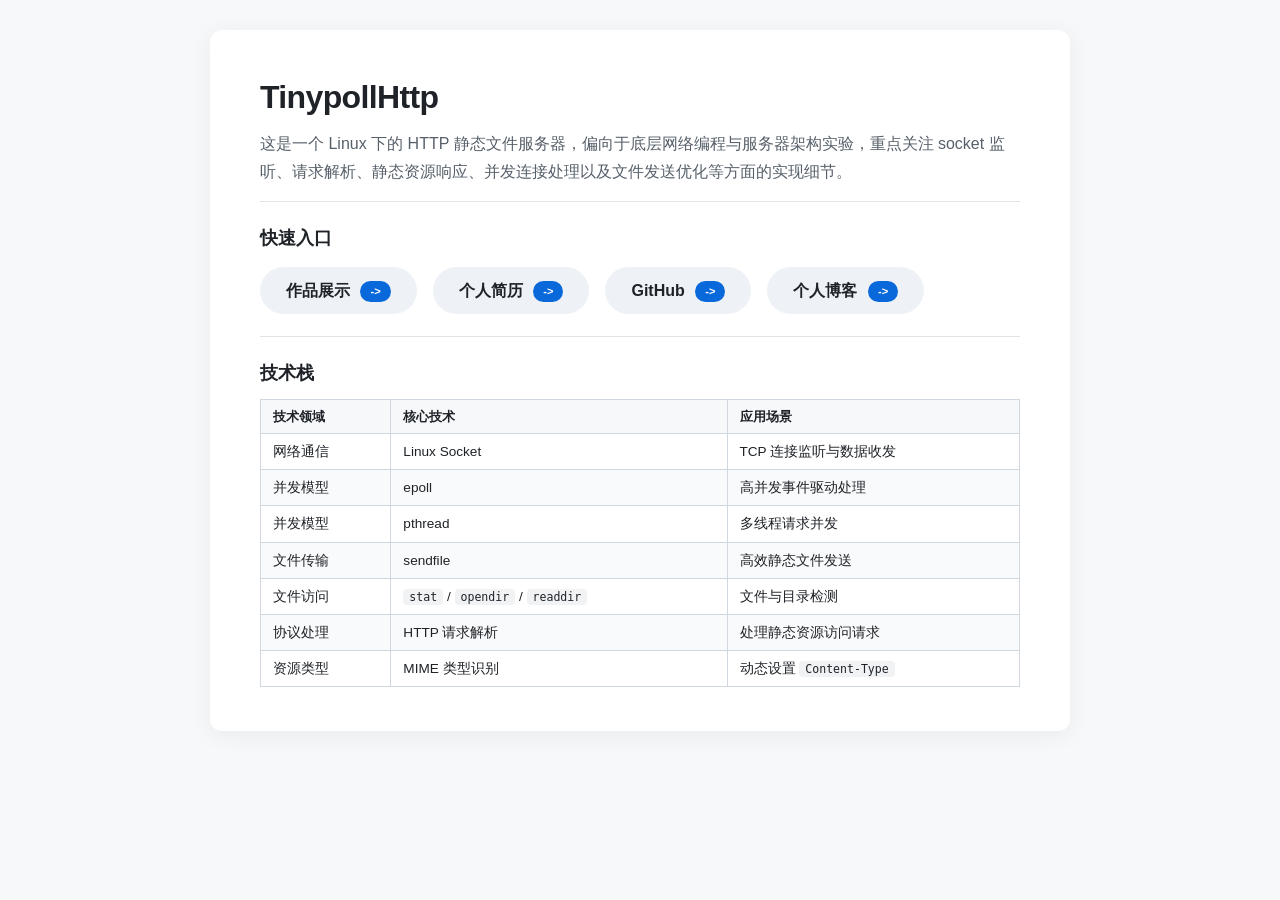
<file: http_server_epoll/www/index.html>
<!DOCTYPE html>
<html lang="zh-CN">
<head>
    <meta charset="UTF-8">
    <title>Tiny HTTP Server</title>
    <style>
        /* ===== 全局重置 ===== */
        * {
            margin: 0;
            padding: 0;
            box-sizing: border-box;
        }

        body {
            font-family: -apple-system, BlinkMacSystemFont, "Segoe UI", Roboto, "Helvetica Neue", Arial, "Noto Sans SC", sans-serif;
            background-color: #f6f8fa;
            color: #1f2328;
            line-height: 1.7;
            padding: 30px 20px;
            min-height: 100vh;
            display: flex;
            align-items: flex-start;
            justify-content: center;
        }

        .container {
            max-width: 860px;
            margin: 0 auto;
            background: #ffffff;
            padding: 40px 50px;
            border-radius: 12px;
            box-shadow: 0 4px 24px rgba(0, 0, 0, 0.06);
            width: 100%;
        }

        h1 {
            font-size: 2rem;
            font-weight: 700;
            margin-bottom: 6px;
            letter-spacing: -0.02em;
            color: #1f2328;
        }

        .subtitle {
            color: #57606a;
            font-size: 1rem;
            margin-bottom: 16px;
        }

        hr {
            border: none;
            border-top: 1px solid #e1e4e8;
            margin: 16px 0 18px;
        }

        h2 {
            font-size: 1.15rem;
            font-weight: 600;
            margin-top: 20px;
            margin-bottom: 10px;
            color: #1f2328;
        }

        /* ===== 紧凑技术栈表格 ===== */
        .tech-table {
            width: 100%;
            border-collapse: collapse;
            font-size: 0.85rem;
            margin-bottom: 4px;
        }
        .tech-table th,
        .tech-table td {
            border: 1px solid #d0d7de;
            padding: 6px 12px;
            text-align: left;
        }
        .tech-table th {
            background-color: #f6f8fa;
            font-weight: 600;
            font-size: 0.8rem;
        }
        .tech-table tr:nth-child(even) {
            background-color: #f9fafb;
        }
        .tech-table code {
            background-color: #f0f2f4;
            padding: 1px 6px;
            border-radius: 4px;
            font-size: 0.85em;
            font-family: "SF Mono", "JetBrains Mono", "Fira Code", monospace;
        }

        /* ===== 醒目入口（紧凑圆框样式） ===== */
        .entry-row {
            display: flex;
            gap: 16px;
            padding: 4px 0 6px;
            flex-wrap: wrap;
        }

        .entry-link {
            display: inline-block;
            background: #eef2f6;
            border-radius: 30px;
            padding: 8px 24px;
            text-decoration: none;
            color: #1f2328;
            font-weight: 700;
            font-size: 1rem;
            border: 2px solid transparent;
            transition: all 0.2s ease;
        }
        .entry-link:hover {
            background: #dce3ed;
            border-color: #0969da;
            color: #0969da;
        }

        .entry-link .badge {
            display: inline-block;
            background: #0969da;
            color: #fff;
            font-size: 0.7rem;
            font-weight: 600;
            padding: 1px 10px;
            border-radius: 20px;
            margin-left: 6px;
            vertical-align: middle;
        }

        /* ===== 功能列表（其他链接） ===== */
        .feature-grid {
            display: grid;
            grid-template-columns: 1fr 1fr 1fr;
            gap: 4px 20px;
            padding: 4px 0 8px;
        }
        .feature-grid a {
            color: #0969da;
            text-decoration: none;
            font-size: 0.92rem;
            padding: 3px 0;
            display: inline-block;
        }
        .feature-grid a:hover {
            text-decoration: underline;
        }

        /* ===== 支持特性（紧凑两列） ===== */
        .support-grid {
            display: grid;
            grid-template-columns: 1fr 1fr;
            gap: 2px 30px;
            padding: 2px 0;
        }
        .support-grid span {
            font-size: 0.92rem;
            padding: 2px 0;
        }
        .support-grid .check {
            color: #1a7f37;
            font-weight: 600;
        }

        /* ===== 响应式 ===== */
        @media (max-width: 640px) {
            body {
                padding: 16px 12px;
            }
            .container {
                padding: 24px 18px;
            }
            h1 {
                font-size: 1.5rem;
            }
            .entry-row {
                flex-direction: column;
                gap: 10px;
            }
            .entry-link {
                text-align: center;
                padding: 10px 20px;
            }
            .feature-grid {
                grid-template-columns: 1fr 1fr;
                gap: 2px 16px;
            }
            .support-grid {
                grid-template-columns: 1fr;
                gap: 2px;
            }
            .tech-table {
                font-size: 0.78rem;
            }
            .tech-table th,
            .tech-table td {
                padding: 4px 8px;
            }
        }
    </style>
</head>
<body>

    <div class="container">

        <!-- ===== 标题 ===== -->
        <h1>TinypollHttp</h1>
        <p class="subtitle">
            这是一个 Linux 下的 HTTP 静态文件服务器，偏向于底层网络编程与服务器架构实验，重点关注 socket 监听、请求解析、静态资源响应、并发连接处理以及文件发送优化等方面的实现细节。
        </p>

        <hr>

        <!-- ===== 醒目入口：作品展示 + 个人简历（紧凑圆框） ===== -->
        <h2>快速入口</h2>
        <div class="entry-row">
            <a href="作品展示.html" class="entry-link">
                作品展示
                <span class="badge">-></span>
            </a>
            <a href="杨慧婷简历_嵌入式软件.pdf" class="entry-link">
                个人简历
                <span class="badge">-></span>
            </a>
            <a href="https://github.com/troyeeee673" class="entry-link" target="_blank">
                GitHub
                <span class = "badge">-></span>

            </a>
                <a href="https://troyeeee673.github.io/" class="entry-link" target="_blank">
                个人博客
                <span class = "badge">-></span>

            </a>
        </div>

        <hr>

        <!-- ===== 技术栈（紧凑版） ===== -->
        <h2>技术栈</h2>
        <table class="tech-table">
            <thead>
                <tr>
                    <th>技术领域</th>
                    <th>核心技术</th>
                    <th>应用场景</th>
                </tr>
            </thead>
            <tbody>
                <tr><td>网络通信</td><td>Linux Socket</td><td>TCP 连接监听与数据收发</td></tr>
                <tr><td>并发模型</td><td>epoll</td><td>高并发事件驱动处理</td></tr>
                <tr><td>并发模型</td><td>pthread</td><td>多线程请求并发</td></tr>
                <tr><td>文件传输</td><td>sendfile</td><td>高效静态文件发送</td></tr>
                <tr><td>文件访问</td><td><code>stat</code> / <code>opendir</code> / <code>readdir</code></td><td>文件与目录检测</td></tr>
                <tr><td>协议处理</td><td>HTTP 请求解析</td><td>处理静态资源访问请求</td></tr>
                <tr><td>资源类型</td><td>MIME 类型识别</td><td>动态设置 <code>Content-Type</code></td></tr>
            </tbody>
        </table>

    </div>

</body>
</html>
</file>
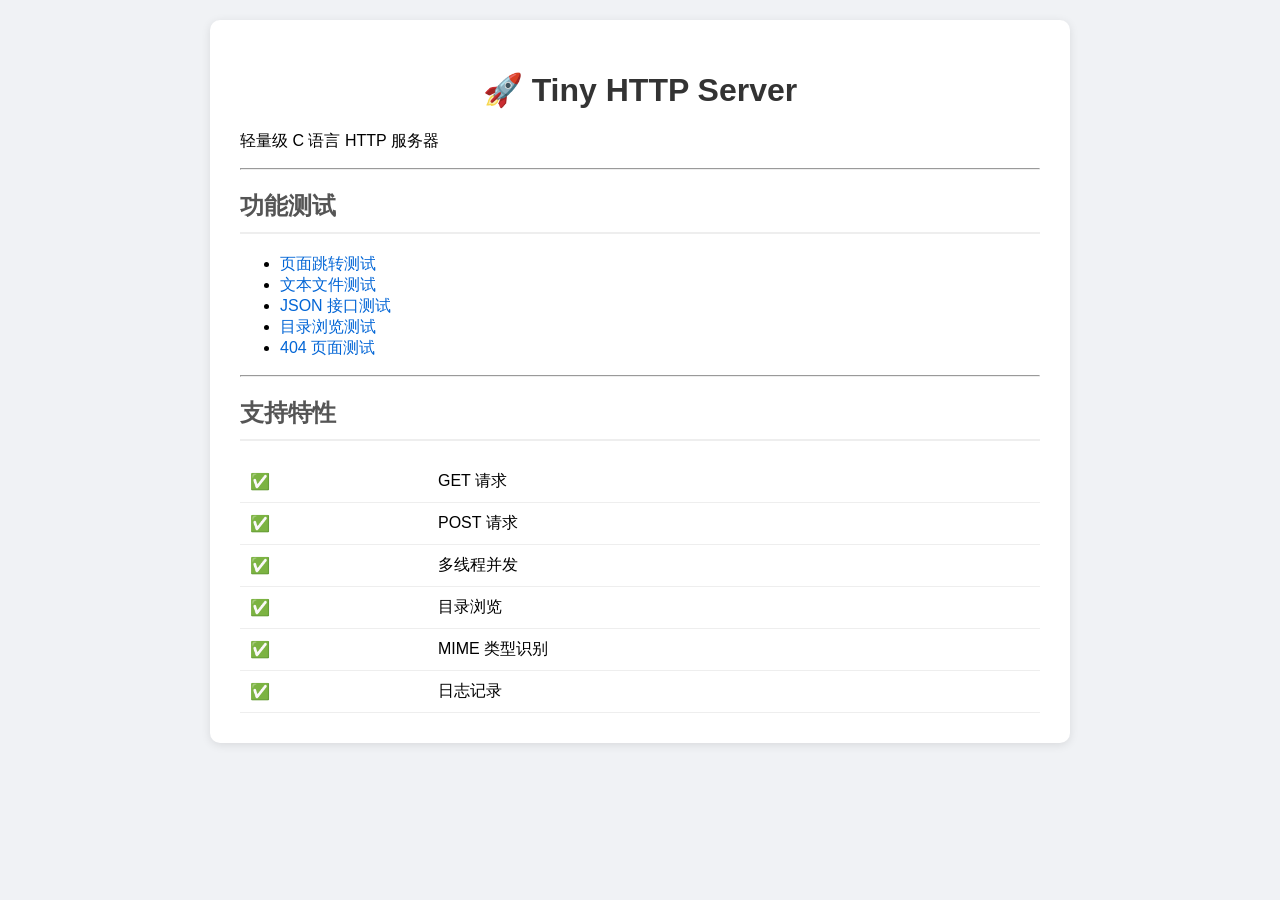
<file: http_server_multiprocess/www/index.html>
<!DOCTYPE html>
<html lang="zh-CN">
<head>
    <meta charset="UTF-8">
    <title>Tiny HTTP Server</title>
    <link rel="stylesheet" href="style.css">
</head>
<body>
    <div class="container">
        <h1>🚀 Tiny HTTP Server</h1>
        <p>轻量级 C 语言 HTTP 服务器</p>
        <hr>
        <h2>功能测试</h2>
        <ul>
            <li><a href="about.html">页面跳转测试</a></li>
            <li><a href="test.txt">文本文件测试</a></li>
            <li><a href="api/test.json">JSON 接口测试</a></li>
            <li><a href="images/">目录浏览测试</a></li>
            <li><a href="notexist.html">404 页面测试</a></li>
        </ul>
        <hr>
        <h2>支持特性</h2>
        <table>
            <tr><td>✅</td><td>GET 请求</td></tr>
            <tr><td>✅</td><td>POST 请求</td></tr>
            <tr><td>✅</td><td>多线程并发</td></tr>
            <tr><td>✅</td><td>目录浏览</td></tr>
            <tr><td>✅</td><td>MIME 类型识别</td></tr>
            <tr><td>✅</td><td>日志记录</td></tr>
        </table>
    </div>
</body>
</html>
</file>
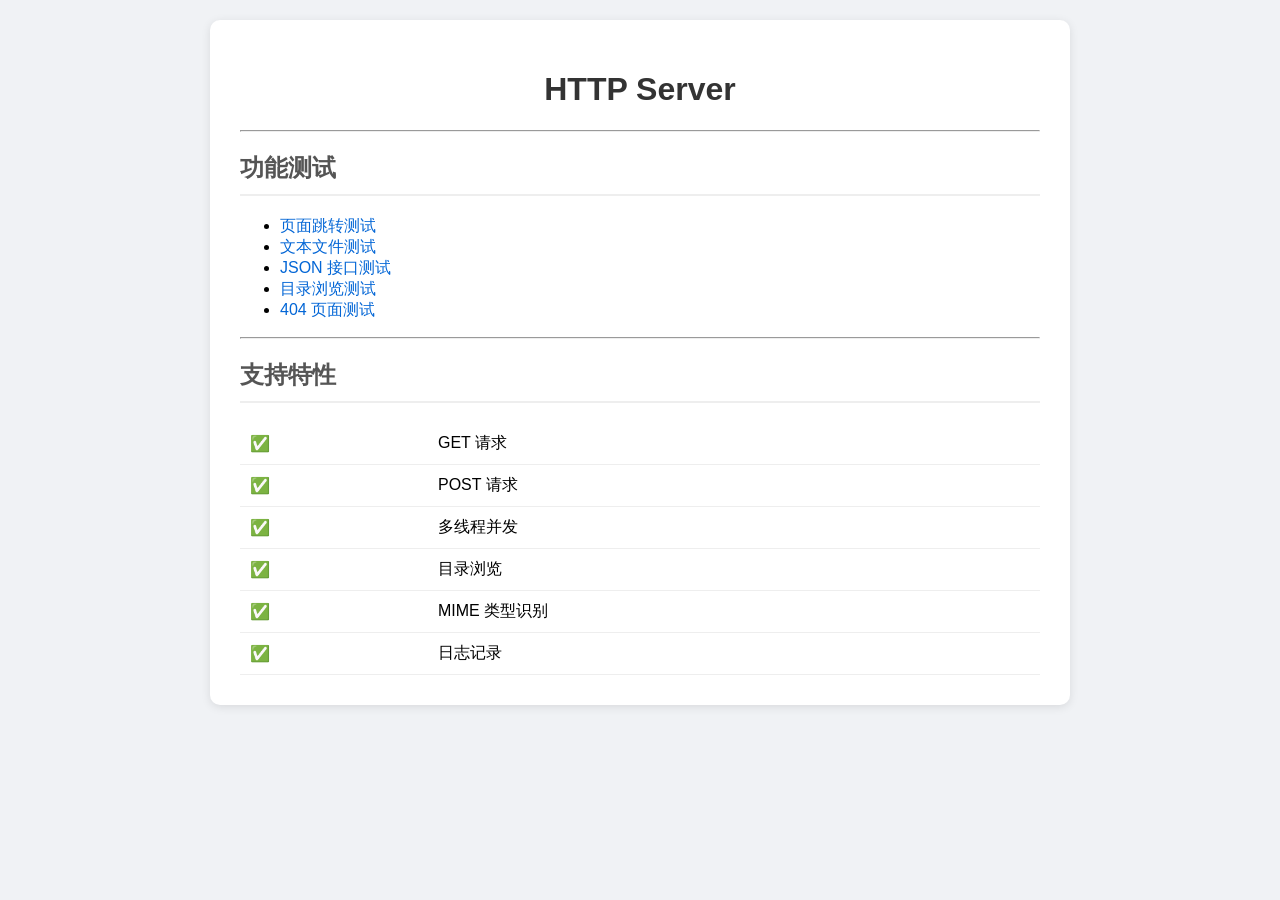
<file: http_server_simple/www/index.html>
<!DOCTYPE html>
<html lang="zh-CN">
<head>
    <meta charset="UTF-8">
    <title>Tiny HTTP Server</title>
    <link rel="stylesheet" href="style.css">
</head>
<body>
    <div class="container">
        <h1>HTTP Server</h1>
        <hr>
        <h2>功能测试</h2>
        <ul>
            <li><a href="about.html">页面跳转测试</a></li>
            <li><a href="test.txt">文本文件测试</a></li>
            <li><a href="api/test.json">JSON 接口测试</a></li>
            <li><a href="images/">目录浏览测试</a></li>
            <li><a href="notexist.html">404 页面测试</a></li>
        </ul>
        <hr>
        <h2>支持特性</h2>
        <table>
            <tr><td>✅</td><td>GET 请求</td></tr>
            <tr><td>✅</td><td>POST 请求</td></tr>
            <tr><td>✅</td><td>多线程并发</td></tr>
            <tr><td>✅</td><td>目录浏览</td></tr>
            <tr><td>✅</td><td>MIME 类型识别</td></tr>
            <tr><td>✅</td><td>日志记录</td></tr>
        </table>
    </div>
</body>
</html>
</file>
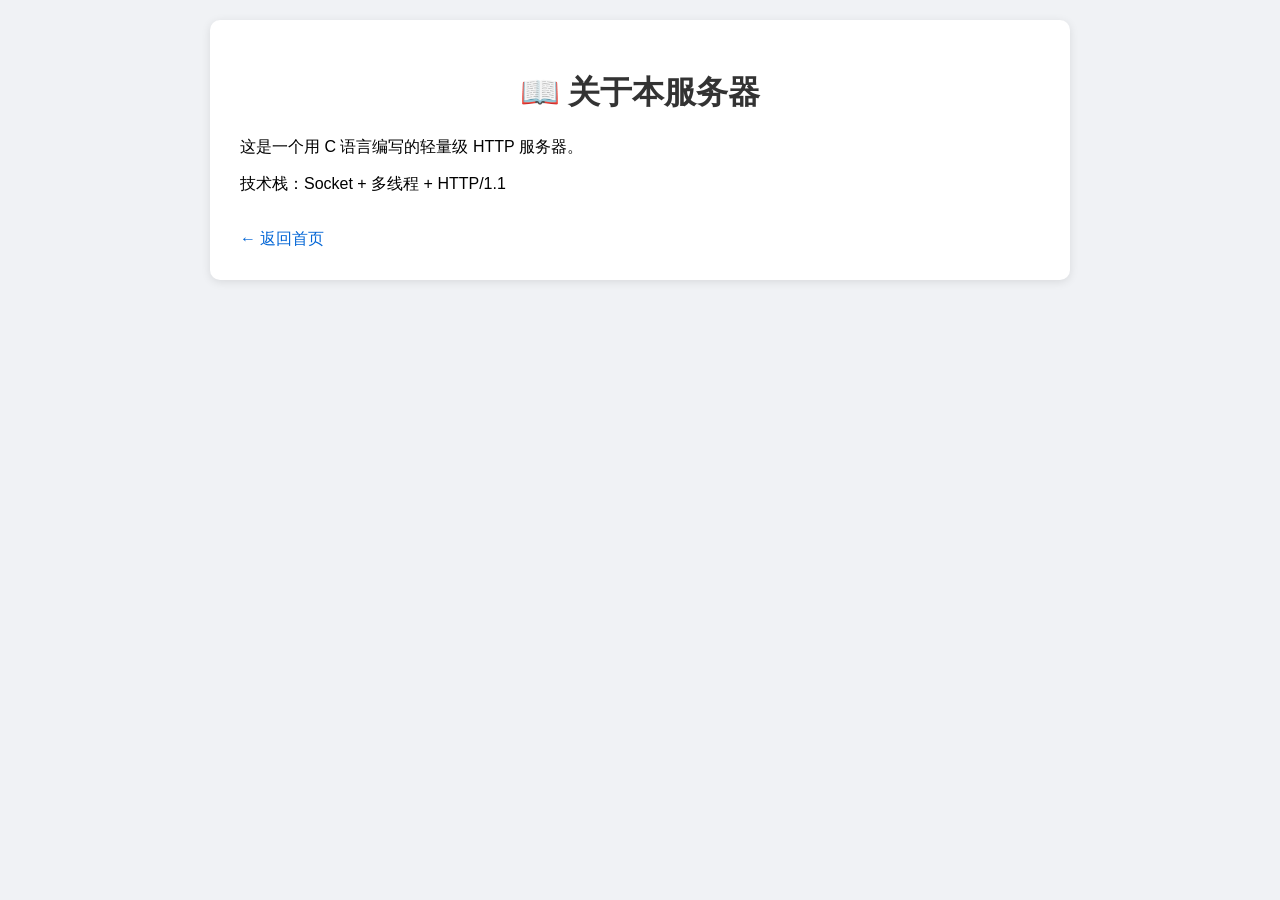
<file: http_server_epoll/www/about.html>
<!DOCTYPE html>
<html lang="zh-CN">
<head>
    <meta charset="UTF-8">
    <title>关于</title>
    <link rel="stylesheet" href="style.css">
</head>
<body>
    <div class="container">
        <h1>📖 关于本服务器</h1>
        <p>这是一个用 C 语言编写的轻量级 HTTP 服务器。</p>
        <p>技术栈：Socket + 多线程 + HTTP/1.1</p>
        <br>
        <a href="index.html">← 返回首页</a>
    </div>
</body>
</html>
</file>
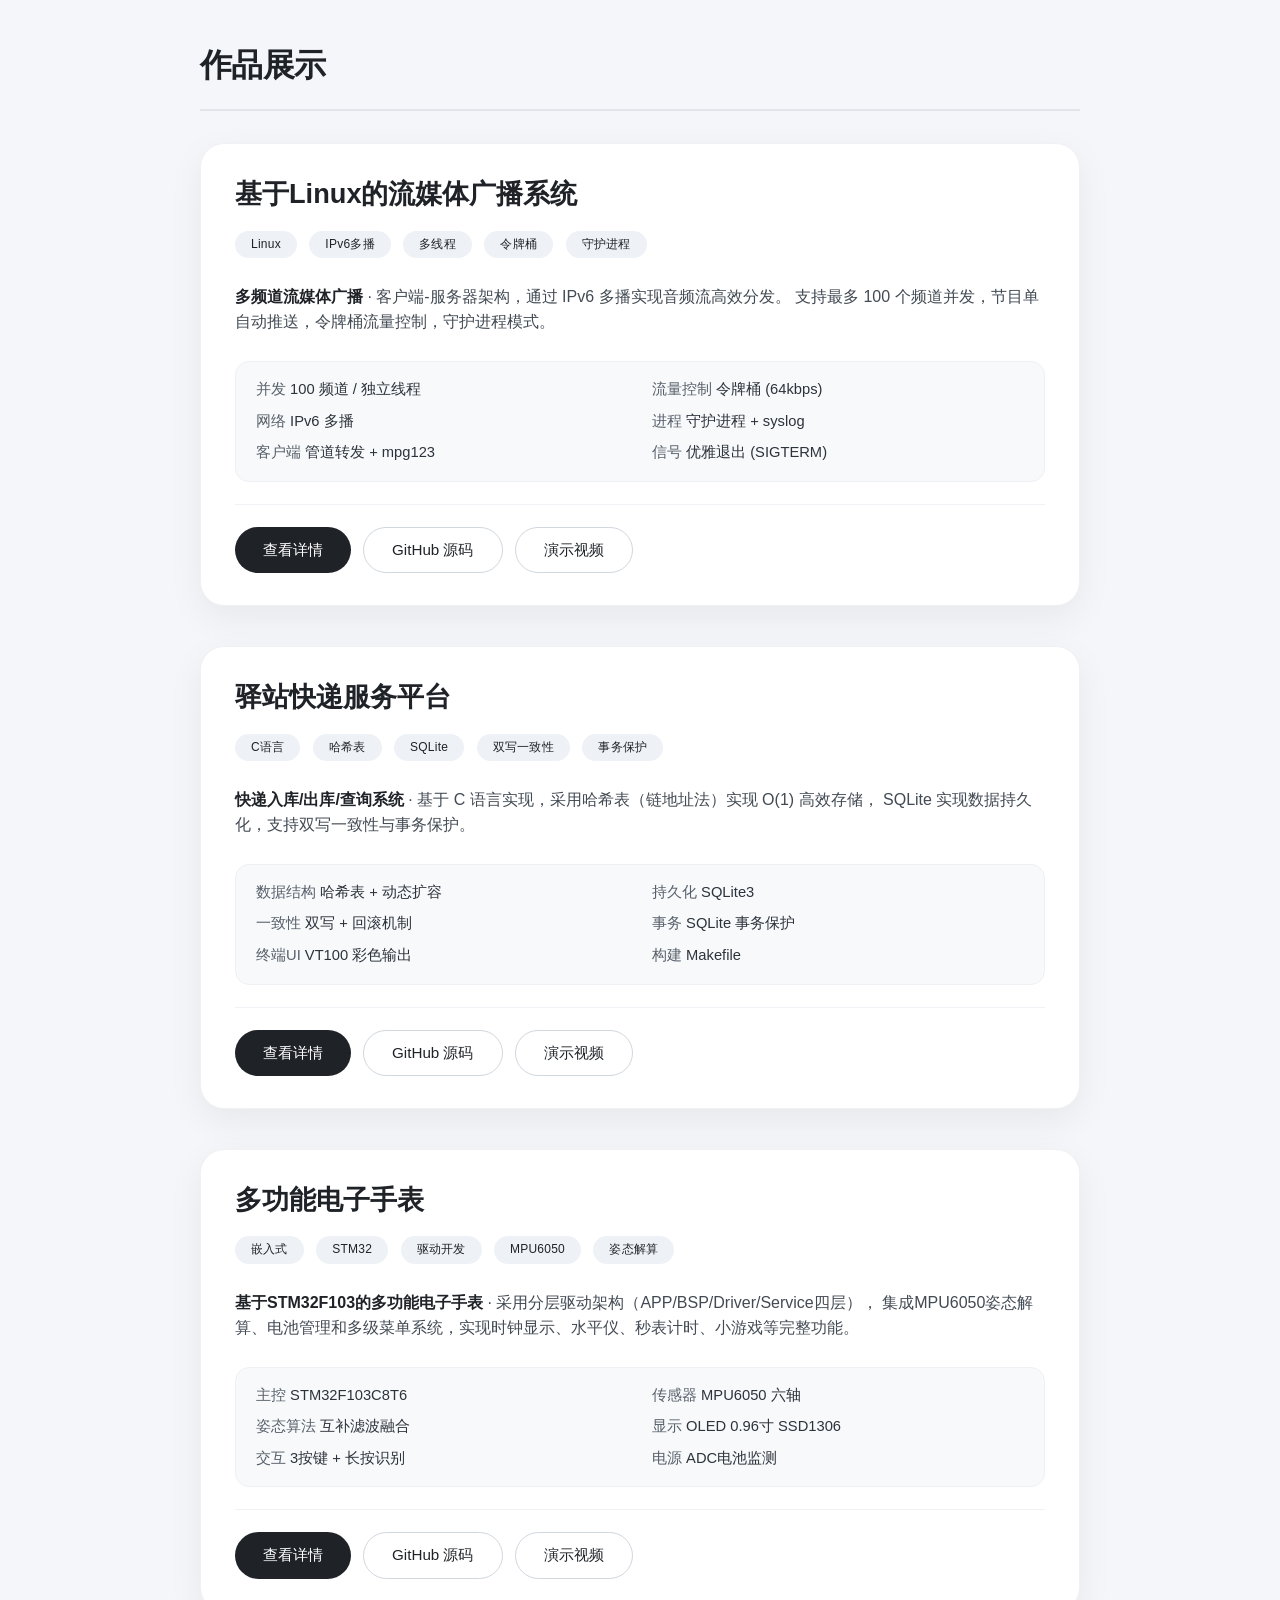
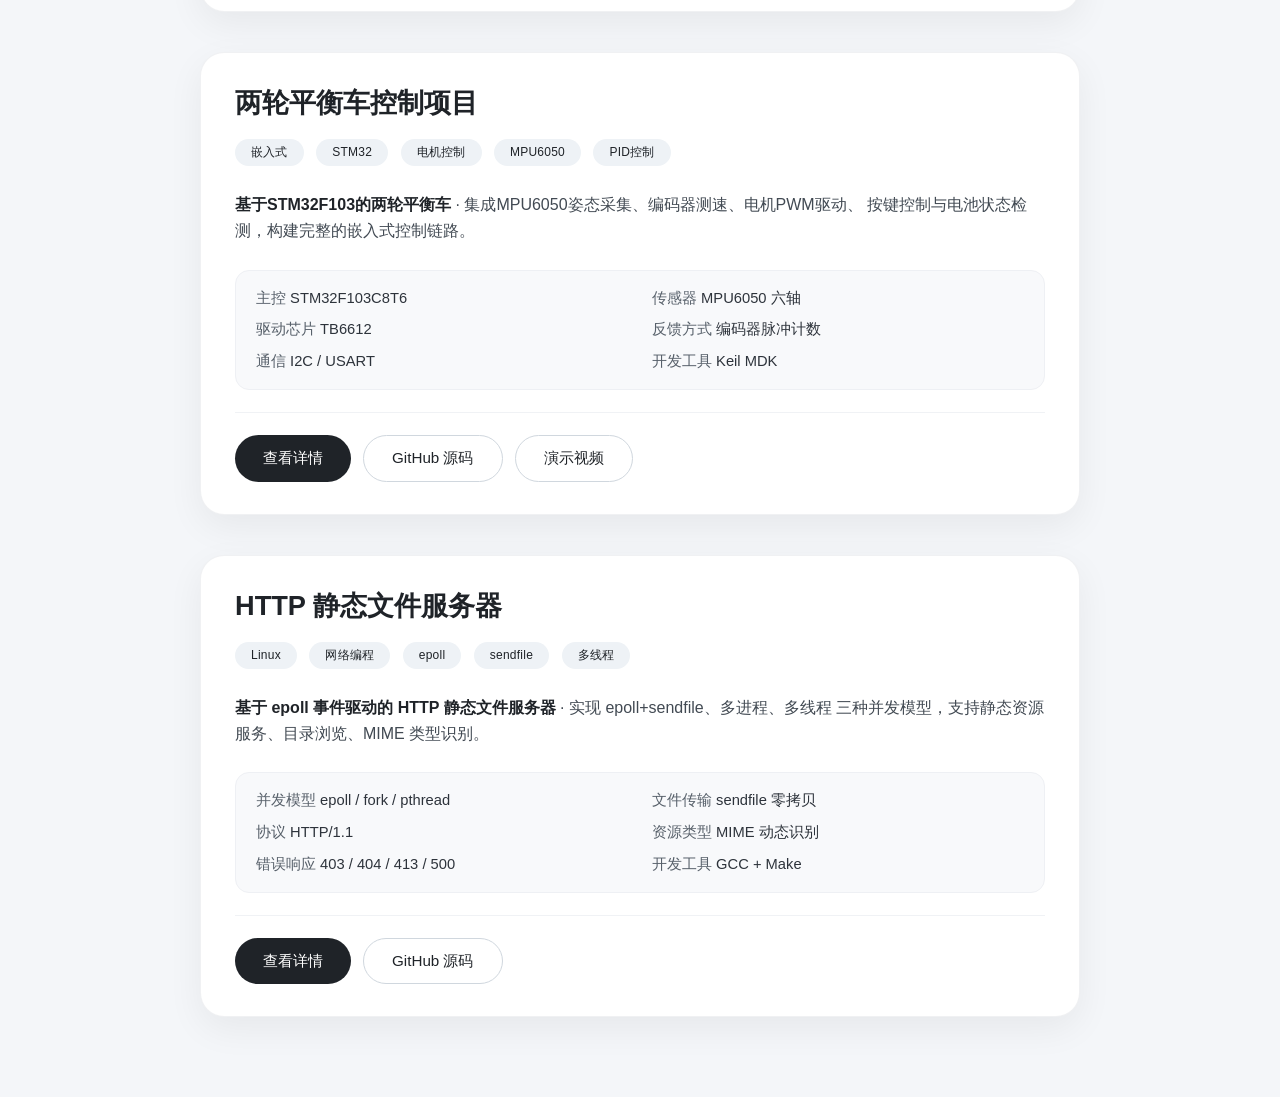
<file: http_server_epoll/www/作品展示.html>
<!DOCTYPE html>
<html lang="zh-CN">
<head>
    <meta charset="UTF-8" />
    <meta name="viewport" content="width=device-width, initial-scale=1.0" />
    <title>作品集</title>
    <style>
        /* ===== 全局重置 ===== */
        * {
            margin: 0;
            padding: 0;
            box-sizing: border-box;
        }

        body {
            font-family: -apple-system, BlinkMacSystemFont, "Segoe UI", Roboto, "Helvetica Neue", Arial, "Noto Sans SC", sans-serif;
            background: #f4f6f9;
            color: #1f2328;
            padding: 40px 24px;
            line-height: 1.6;
            min-height: 100vh;
            display: flex;
            align-items: center;
            justify-content: center;
        }

        .container {
            max-width: 880px;
            margin: 0 auto;
            width: 100%;
        }

        /* ===== 页面头部 ===== */
        .page-header {
            display: flex;
            flex-wrap: wrap;
            justify-content: space-between;
            align-items: center;
            margin-bottom: 32px;
            border-bottom: 2px solid #e1e4e8;
            padding-bottom: 18px;
        }

        .page-header h1 {
            font-size: 2rem;
            font-weight: 700;
            letter-spacing: -0.02em;
            color: #1f2328;
        }

        .page-header .sub {
            font-size: 1rem;
            color: #57606a;
            background: #eef2f6;
            padding: 6px 20px;
            border-radius: 30px;
            font-weight: 500;
        }

        /* ===== 作品卡片（主推） ===== */
        .card {
            background: #ffffff;
            border-radius: 24px;
            box-shadow: 0 12px 36px rgba(0, 0, 0, 0.06);
            overflow: hidden;
            border: 1px solid rgba(225, 228, 232, 0.5);
            transition: box-shadow 0.25s ease;
            display: flex;
            flex-direction: column;
            margin-bottom: 40px;
        }

        .card:hover {
            box-shadow: 0 20px 48px rgba(0, 0, 0, 0.09);
        }

        /* 卡片头部 — 缩略图/Emoji 占位 */
        .card-thumb {
            background: #e8ecf2;
            padding: 40px 20px 28px;
            text-align: center;
            font-size: 5rem;
            border-bottom: 1px solid #e1e4e8;
            display: flex;
            align-items: center;
            justify-content: center;
            color: #2d333b;
            transition: background 0.2s;
            min-height: 160px;
        }

        .card:hover .card-thumb {
            background: #e0e5ed;
        }

        /* 卡片主体 */
        .card-body {
            padding: 28px 34px 32px;
            flex: 1;
            display: flex;
            flex-direction: column;
        }

        .card-body h2 {
            font-size: 1.7rem;
            font-weight: 700;
            margin-bottom: 6px;
            color: #1f2328;
        }

        .card-body .tags {
            margin: 8px 0 14px;
        }

        .tag {
            display: inline-block;
            background: #eef2f6;
            color: #1f2328;
            font-size: 0.75rem;
            font-weight: 500;
            padding: 4px 16px;
            border-radius: 30px;
            margin-right: 8px;
            margin-bottom: 6px;
            letter-spacing: 0.02em;
        }

        .card-body .desc {
            color: #424a53;
            font-size: 1rem;
            margin: 6px 0 16px;
            flex: 1;
        }

        .card-body .desc strong {
            color: #1f2328;
        }

        /* 特性网格 (2列) */
        .feature-grid {
            display: grid;
            grid-template-columns: 1fr 1fr;
            gap: 8px 24px;
            background: #f8f9fb;
            border-radius: 14px;
            padding: 16px 20px;
            margin: 10px 0 18px;
            border: 1px solid #eef0f4;
        }

        .feature-grid span {
            font-size: 0.92rem;
            color: #2d333b;
        }

        .feature-grid .label {
            color: #57606a;
            font-weight: 400;
        }

        /* 卡片底部 — 按钮组 */
        .card-footer {
            display: flex;
            flex-wrap: wrap;
            gap: 12px;
            justify-content: flex-start;
            border-top: 1px solid #f0f2f5;
            padding-top: 22px;
            margin-top: 4px;
        }

        .btn {
            display: inline-flex;
            align-items: center;
            gap: 6px;
            background: #1f2328;
            color: #fff;
            padding: 10px 28px;
            border-radius: 40px;
            font-weight: 500;
            font-size: 0.95rem;
            text-decoration: none;
            transition: background 0.2s, transform 0.1s;
            border: none;
            cursor: pointer;
        }

        .btn:hover {
            background: #2d333b;
            text-decoration: none;
            transform: scale(1.02);
        }

        .btn-outline {
            background: transparent;
            color: #1f2328;
            border: 1.5px solid #d0d7de;
        }

        .btn-outline:hover {
            background: #f6f8fa;
            border-color: #8b949e;
        }

        .btn-ghost {
            background: transparent;
            color: #1f2328;
            border: 1.5px solid transparent;
            padding: 10px 20px;
        }

        .btn-ghost:hover {
            background: #f0f2f5;
            border-color: #e1e4e8;
        }

        /* ===== 后续作品占位区 ===== */
        .placeholder-section {
            margin-top: 8px;
            padding-top: 20px;
            border-top: 2px dashed #d0d7de;
        }

        .placeholder-title {
            font-size: 1.1rem;
            font-weight: 600;
            color: #57606a;
            margin-bottom: 20px;
            display: flex;
            align-items: center;
            gap: 10px;
        }

        .placeholder-grid {
            display: grid;
            grid-template-columns: repeat(auto-fill, minmax(220px, 1fr));
            gap: 20px;
        }

        .placeholder-item {
            background: #ffffff;
            border-radius: 16px;
            padding: 24px 20px 22px;
            border: 1px solid #e1e4e8;
            box-shadow: 0 4px 12px rgba(0, 0, 0, 0.02);
            transition: border-color 0.2s, box-shadow 0.2s;
            display: flex;
            flex-direction: column;
        }

        .placeholder-item:hover {
            border-color: #b0b8c4;
            box-shadow: 0 6px 16px rgba(0, 0, 0, 0.04);
        }

        .placeholder-item .icon {
            font-size: 2.2rem;
            margin-bottom: 8px;
        }

        .placeholder-item h4 {
            font-size: 1rem;
            font-weight: 600;
            color: #1f2328;
            margin-bottom: 4px;
        }

        .placeholder-item .meta {
            font-size: 0.85rem;
            color: #57606a;
            margin-bottom: 12px;
        }

        .placeholder-item .btn-small {
            align-self: flex-start;
            font-size: 0.8rem;
            padding: 4px 16px;
            border-radius: 30px;
            background: #eef2f6;
            color: #1f2328;
            text-decoration: none;
            border: 1px solid #d0d7de;
            transition: background 0.15s;
            margin-top: auto;
        }

        .placeholder-item .btn-small:hover {
            background: #e1e6ed;
            text-decoration: none;
        }

        .placeholder-item .coming {
            display: inline-block;
            background: #f0f2f5;
            color: #57606a;
            font-size: 0.7rem;
            padding: 2px 12px;
            border-radius: 30px;
            margin-top: 8px;
            align-self: flex-start;
        }

        /* ===== 响应式 ===== */
        @media (max-width: 640px) {
            body {
                padding: 24px 16px;
            }
            .page-header {
                flex-direction: column;
                align-items: flex-start;
                gap: 10px;
            }
            .page-header h1 {
                font-size: 1.7rem;
            }
            .card-body {
                padding: 22px 20px 26px;
            }
            .card-body h2 {
                font-size: 1.4rem;
            }
            .feature-grid {
                grid-template-columns: 1fr;
                gap: 4px 0;
                padding: 14px 18px;
            }
            .card-footer {
                flex-direction: column;
                align-items: stretch;
            }
            .btn {
                justify-content: center;
            }
            .placeholder-grid {
                grid-template-columns: 1fr 1fr;
            }
        }

        @media (max-width: 420px) {
            .placeholder-grid {
                grid-template-columns: 1fr;
            }
            .card-thumb {
                font-size: 3.8rem;
                min-height: 120px;
                padding: 28px 16px 20px;
            }
        }
    </style>
</head>
<body>

    <div class="container">

        <!-- ===== 页面头部 ===== -->
        <header class="page-header">
            <h1>作品展示</h1>
        </header>

        <div class="card">
            <div class="card-body">
                <h2>基于Linux的流媒体广播系统</h2>
                <div class="tags">
                    <span class="tag">Linux</span>
                    <span class="tag">IPv6多播</span>
                    <span class="tag">多线程</span>
                    <span class="tag">令牌桶</span>
                    <span class="tag">守护进程</span>
                </div>
                <p class="desc">
                    <strong>多频道流媒体广播</strong> · 客户端-服务器架构，通过 IPv6 多播实现音频流高效分发。
                    支持最多 100 个频道并发，节目单自动推送，令牌桶流量控制，守护进程模式。
                </p>

                <!-- 特性快览 -->
                <div class="feature-grid">
                    <span><span class="label">并发</span> 100 频道 / 独立线程</span>
                    <span><span class="label">流量控制</span> 令牌桶 (64kbps)</span>
                    <span><span class="label">网络</span> IPv6 多播</span>
                    <span><span class="label">进程</span> 守护进程 + syslog</span>
                    <span><span class="label">客户端</span> 管道转发 + mpg123</span>
                    <span><span class="label">信号</span> 优雅退出 (SIGTERM)</span>
                </div>

                <!-- 跳转链接 -->
                <div class="card-footer">
                    <a href="/projects/流媒体广播.html" class="btn">查看详情</a>
                    <a href="https://github.com/troyeeee673/my-radio-project" class="btn btn-outline" target="_blank">GitHub 源码</a>
                    <a href="/videos/my-radio-demo.mp4" class="btn btn-outline" target="_blank">演示视频</a>
                </div>
            </div>
        </div>

        <div class="card">
            <div class="card-body">
                <h2>驿站快递服务平台</h2>
                <div class="tags">
                    <span class="tag">C语言</span>
                    <span class="tag">哈希表</span>
                    <span class="tag">SQLite</span>
                    <span class="tag">双写一致性</span>
                    <span class="tag">事务保护</span>
                </div>
                <p class="desc">
                    <strong>快递入库/出库/查询系统</strong> · 基于 C 语言实现，采用哈希表（链地址法）实现 O(1) 高效存储，
                    SQLite 实现数据持久化，支持双写一致性与事务保护。
                </p>

                <!-- 特性快览 -->
                <div class="feature-grid">
                    <span><span class="label">数据结构</span> 哈希表 + 动态扩容</span>
                    <span><span class="label">持久化</span> SQLite3</span>
                    <span><span class="label">一致性</span> 双写 + 回滚机制</span>
                    <span><span class="label">事务</span> SQLite 事务保护</span>
                    <span><span class="label">终端UI</span> VT100 彩色输出</span>
                    <span><span class="label">构建</span> Makefile</span>
                </div>

                <!-- 跳转链接 -->
                <div class="card-footer">
                    <a href="/projects/驿站快递服务.html" class="btn">查看详情</a>
                    <a href="https://github.com/troyeeee673/Delivery_service" class="btn btn-outline" target="_blank">GitHub 源码</a>
                    <a href="/videos/delivery_service_demo.mp4" class="btn btn-outline" target="_blank">演示视频</a>
                </div>
            </div>
        </div>

        <div class="card">
            <div class="card-body">
                <h2>多功能电子手表</h2>
                <div class="tags">
                    <span class="tag">嵌入式</span>
                    <span class="tag">STM32</span>
                    <span class="tag">驱动开发</span>
                    <span class="tag">MPU6050</span>
                    <span class="tag">姿态解算</span>
                </div>
                <p class="desc">
                    <strong>基于STM32F103的多功能电子手表</strong> · 采用分层驱动架构（APP/BSP/Driver/Service四层），
                    集成MPU6050姿态解算、电池管理和多级菜单系统，实现时钟显示、水平仪、秒表计时、小游戏等完整功能。
                </p>

                <!-- 特性快览 -->
                <div class="feature-grid">
                    <span><span class="label">主控</span> STM32F103C8T6</span>
                    <span><span class="label">传感器</span> MPU6050 六轴</span>
                    <span><span class="label">姿态算法</span> 互补滤波融合</span>
                    <span><span class="label">显示</span> OLED 0.96寸 SSD1306</span>
                    <span><span class="label">交互</span> 3按键 + 长按识别</span>
                    <span><span class="label">电源</span> ADC电池监测</span>
                </div>

                <!-- 跳转链接 -->
                <div class="card-footer">
                    <a href="/projects/基于STM32F103的多功能手表.html" class="btn">查看详情</a>
                    <a href="https://github.com/troyeeee673/Watch_STM32f103" class="btn btn-outline" target="_blank">GitHub 源码</a>
                    <a href="/videos/stm32f103_watch_demo.mp4" class="btn btn-outline" target="_blank">演示视频</a>
                </div>
            </div>
        </div>

        <div class="card">
            <div class="card-body">
                <h2>两轮平衡车控制项目</h2>
                <div class="tags">
                    <span class="tag">嵌入式</span>
                    <span class="tag">STM32</span>
                    <span class="tag">电机控制</span>
                    <span class="tag">MPU6050</span>
                    <span class="tag">PID控制</span>
                </div>
                <p class="desc">
                    <strong>基于STM32F103的两轮平衡车</strong> · 集成MPU6050姿态采集、编码器测速、电机PWM驱动、
                    按键控制与电池状态检测，构建完整的嵌入式控制链路。
                </p>

                <!-- 特性快览 -->
                <div class="feature-grid">
                    <span><span class="label">主控</span> STM32F103C8T6</span>
                    <span><span class="label">传感器</span> MPU6050 六轴</span>
                    <span><span class="label">驱动芯片</span> TB6612</span>
                    <span><span class="label">反馈方式</span> 编码器脉冲计数</span>
                    <span><span class="label">通信</span> I2C / USART</span>
                    <span><span class="label">开发工具</span> Keil MDK</span>
                </div>

                <!-- 跳转链接 -->
                <div class="card-footer">
                    <a href="/projects/平衡车.html" class="btn">查看详情</a>
                    <a href="https://github.com/troyeeee673/Balance_Car" class="btn btn-outline" target="_blank">GitHub 源码</a>
                    <a href="/videos/balance_car_demo.mp4" class="btn btn-outline" target="_blank">演示视频</a>
                </div>
            </div>
        </div>

        <div class="card">
            <div class="card-body">
                <h2>HTTP 静态文件服务器</h2>
                <div class="tags">
                    <span class="tag">Linux</span>
                    <span class="tag">网络编程</span>
                    <span class="tag">epoll</span>
                    <span class="tag">sendfile</span>
                    <span class="tag">多线程</span>
                </div>
                <p class="desc">
                    <strong>基于 epoll 事件驱动的 HTTP 静态文件服务器</strong> · 实现 epoll+sendfile、多进程、多线程
                    三种并发模型，支持静态资源服务、目录浏览、MIME 类型识别。
                </p>

                <!-- 特性快览 -->
                <div class="feature-grid">
                    <span><span class="label">并发模型</span> epoll / fork / pthread</span>
                    <span><span class="label">文件传输</span> sendfile 零拷贝</span>
                    <span><span class="label">协议</span> HTTP/1.1</span>
                    <span><span class="label">资源类型</span> MIME 动态识别</span>
                    <span><span class="label">错误响应</span> 403 / 404 / 413 / 500</span>
                    <span><span class="label">开发工具</span> GCC + Make</span>
                </div>

                <!-- 跳转链接 -->
                <div class="card-footer">
                    <a href="/projects/基于Epoll的并发Http服务器.html" class="btn">查看详情</a>
                    <a href="https://github.com/troyeeee673/Http_server" class="btn btn-outline" target="_blank">GitHub 源码</a>
                </div>
            </div>
        </div>

    </div>

</body>
</html>
</file>
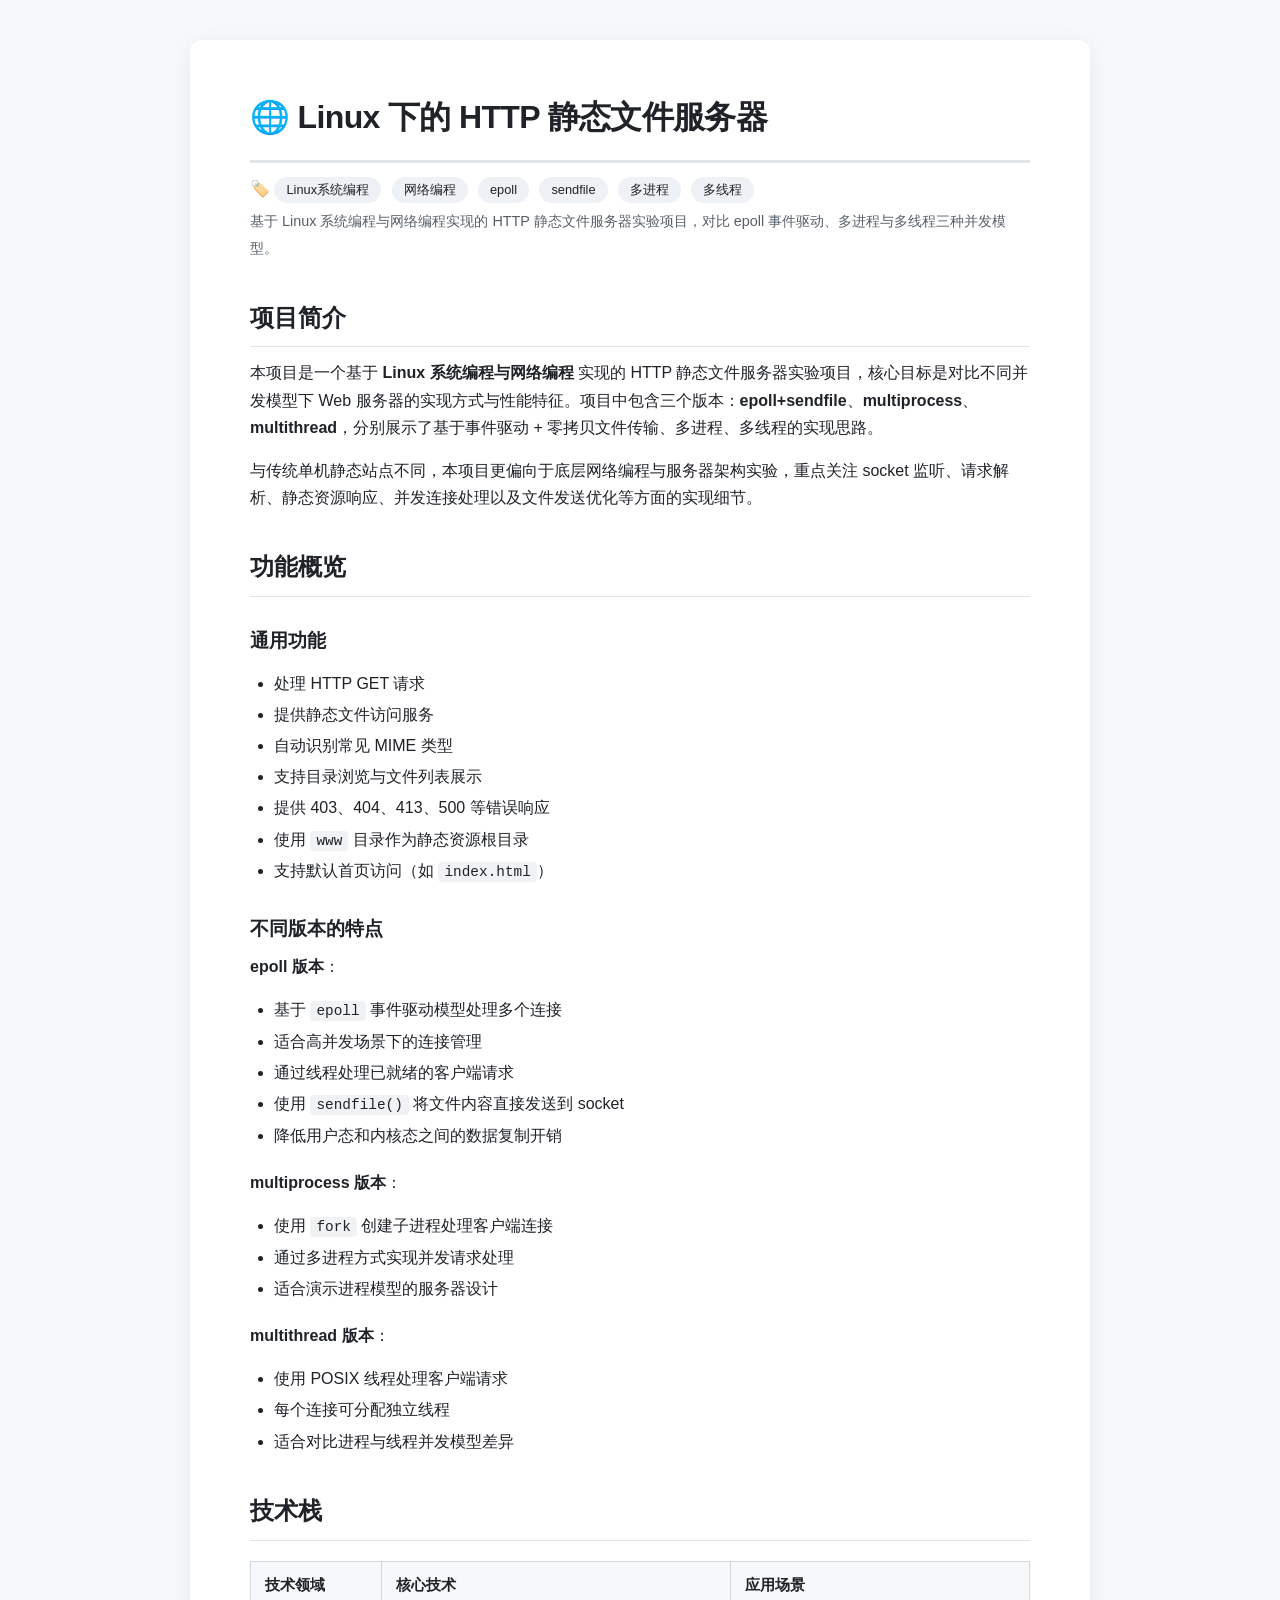
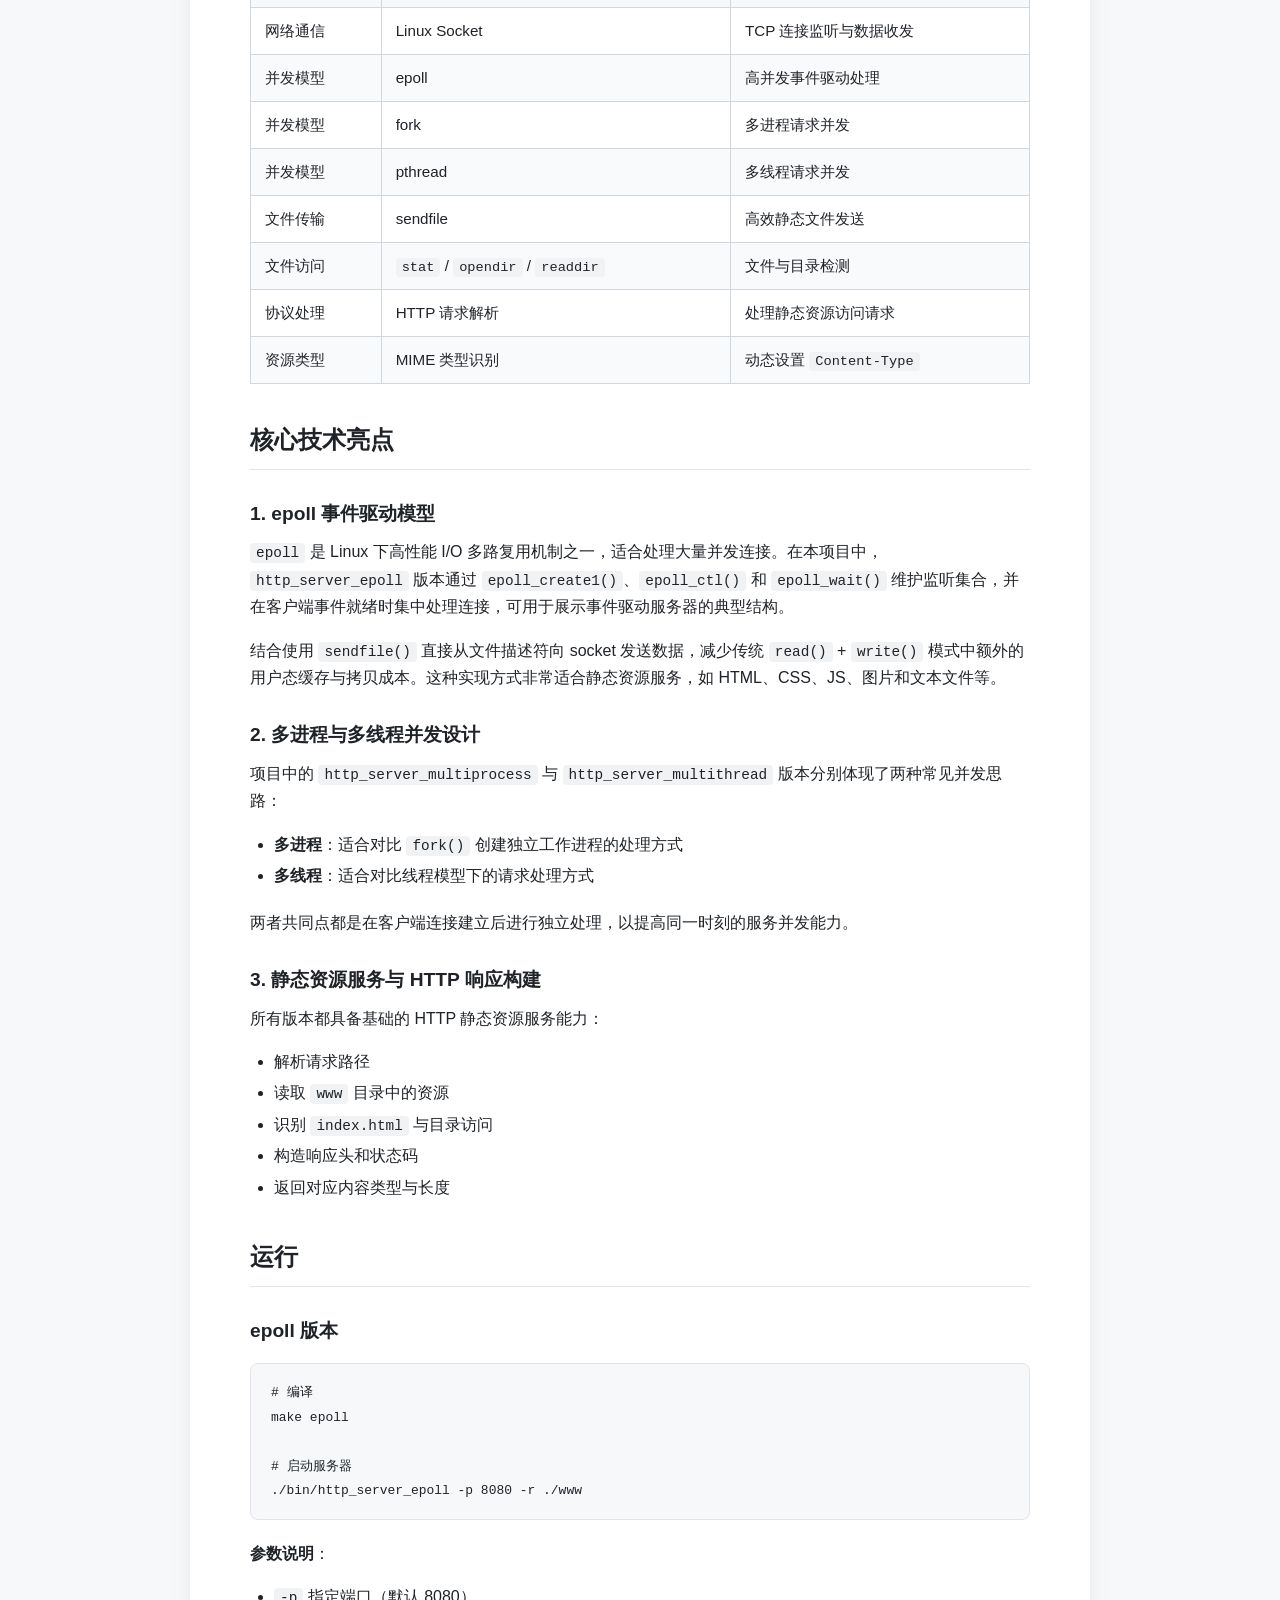
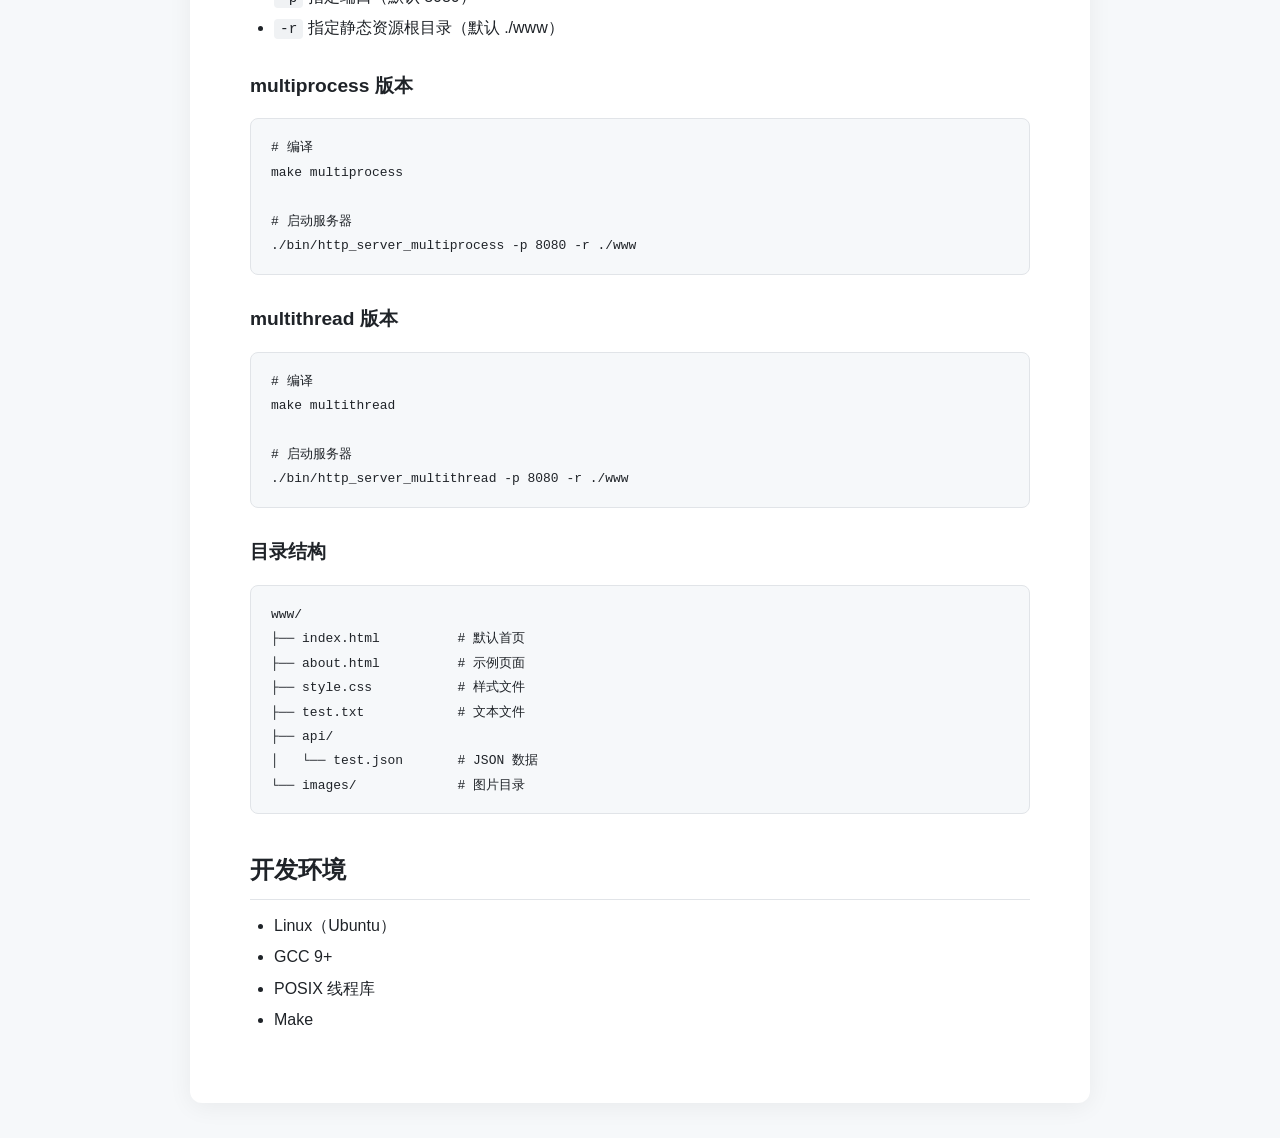
<file: http_server_epoll/www/projects/基于Epoll的并发Http服务器.html>
<!DOCTYPE html>
<html lang="zh-CN">
<head>
    <meta charset="UTF-8">
    <meta name="viewport" content="width=device-width, initial-scale=1.0">
    <title>Linux 下的 HTTP 静态文件服务器</title>
    <style>
        /* ===== 全局重置 ===== */
        * {
            margin: 0;
            padding: 0;
            box-sizing: border-box;
        }

        body {
            font-family: -apple-system, BlinkMacSystemFont, "Segoe UI", Roboto, "Helvetica Neue", Arial, "Noto Sans SC", sans-serif;
            background-color: #f6f8fa;
            color: #1f2328;
            line-height: 1.7;
            padding: 40px 20px;
        }

        .container {
            max-width: 900px;
            margin: 0 auto;
            background: #ffffff;
            padding: 50px 60px;
            border-radius: 12px;
            box-shadow: 0 4px 24px rgba(0, 0, 0, 0.06);
        }

        /* ===== 标题 ===== */
        h1 {
            font-size: 2rem;
            font-weight: 700;
            margin-bottom: 12px;
            letter-spacing: -0.02em;
            border-bottom: 3px solid #e1e4e8;
            padding-bottom: 16px;
        }

        .subtitle {
            color: #57606a;
            font-size: 1rem;
            margin-bottom: 24px;
        }

        /* ===== 链接 ===== */
        a {
            color: #0969da;
            text-decoration: none;
        }
        a:hover {
            text-decoration: underline;
        }

        .github-link {
            display: inline-block;
            background: #1f2328;
            color: #fff !important;
            padding: 6px 18px;
            border-radius: 20px;
            font-size: 0.9rem;
            font-weight: 500;
            margin-top: 4px;
        }
        .github-link:hover {
            background: #2d333b;
            text-decoration: none;
        }

        /* ===== 二级标题 ===== */
        h2 {
            font-size: 1.5rem;
            font-weight: 600;
            margin-top: 36px;
            margin-bottom: 12px;
            border-bottom: 1px solid #e1e4e8;
            padding-bottom: 8px;
        }

        /* ===== 三级标题 ===== */
        h3 {
            font-size: 1.2rem;
            font-weight: 600;
            margin-top: 28px;
            margin-bottom: 8px;
        }

        /* ===== 段落 ===== */
        p {
            margin-bottom: 16px;
        }

        /* ===== 列表 ===== */
        ul,
        ol {
            margin: 12px 0 20px 24px;
        }
        li {
            margin-bottom: 4px;
        }

        /* ===== 表格 ===== */
        table {
            width: 100%;
            border-collapse: collapse;
            margin: 20px 0 28px;
            font-size: 0.95rem;
        }
        th,
        td {
            border: 1px solid #d0d7de;
            padding: 10px 14px;
            text-align: left;
        }
        th {
            background-color: #f6f8fa;
            font-weight: 600;
        }
        tr:nth-child(even) {
            background-color: #f9fafb;
        }

        /* ===== 代码块 ===== */
        pre {
            background-color: #f6f8fa;
            border-radius: 8px;
            padding: 16px 20px;
            overflow-x: auto;
            font-size: 0.9rem;
            font-family: "SF Mono", "JetBrains Mono", "Fira Code", monospace;
            margin: 16px 0 20px;
            border: 1px solid #e1e4e8;
        }
        code {
            background-color: #f0f2f4;
            padding: 2px 6px;
            border-radius: 4px;
            font-size: 0.9em;
            font-family: "SF Mono", "JetBrains Mono", "Fira Code", monospace;
        }
        pre code {
            background: transparent;
            padding: 0;
            border-radius: 0;
        }

        /* ===== 视频容器 ===== */
        .video-wrapper {
            margin: 24px 0 28px;
            border-radius: 10px;
            overflow: hidden;
            background: #000;
            box-shadow: 0 4px 16px rgba(0, 0, 0, 0.12);
        }
        .video-wrapper video {
            display: block;
            width: 100%;
            height: auto;
            max-width: 100%;
        }
        .video-caption {
            text-align: center;
            color: #57606a;
            font-size: 0.9rem;
            margin-top: -12px;
            margin-bottom: 20px;
        }

        /* ===== 标签/徽章 ===== */
        .tag {
            display: inline-block;
            background: #eef2f6;
            color: #1f2328;
            font-size: 0.8rem;
            padding: 2px 12px;
            border-radius: 20px;
            margin-right: 6px;
            margin-bottom: 4px;
            font-weight: 500;
        }

        /* ===== 响应式 ===== */
        @media (max-width: 640px) {
            body {
                padding: 16px 10px;
            }
            .container {
                padding: 24px 18px;
            }
            h1 {
                font-size: 1.5rem;
            }
            table {
                font-size: 0.85rem;
            }
            th,
            td {
                padding: 6px 10px;
            }
            pre {
                padding: 12px 14px;
                font-size: 0.8rem;
            }
        }
    </style>
</head>
<body>

    <div class="container">

        <!-- ===== 标题区 ===== -->
        <h1>🌐 Linux 下的 HTTP 静态文件服务器</h1>
        <div class="subtitle">
            <span>🏷️</span>
            <span class="tag">Linux系统编程</span>
            <span class="tag">网络编程</span>
            <span class="tag">epoll</span>
            <span class="tag">sendfile</span>
            <span class="tag">多进程</span>
            <span class="tag">多线程</span>
            <br>
            <span style="color:#57606a; font-size:0.9rem;">
                基于 Linux 系统编程与网络编程实现的 HTTP 静态文件服务器实验项目，对比 epoll 事件驱动、多进程与多线程三种并发模型。
            </span>
            <br>
        </div>

        <!-- ===== 项目简介 ===== -->
        <h2>项目简介</h2>
        <p>
            本项目是一个基于 <strong>Linux 系统编程与网络编程</strong> 实现的 HTTP 静态文件服务器实验项目，核心目标是对比不同并发模型下 Web 服务器的实现方式与性能特征。项目中包含三个版本：<strong>epoll+sendfile</strong>、<strong>multiprocess</strong>、<strong>multithread</strong>，分别展示了基于事件驱动 + 零拷贝文件传输、多进程、多线程的实现思路。
        </p>
        <p>
            与传统单机静态站点不同，本项目更偏向于底层网络编程与服务器架构实验，重点关注 socket 监听、请求解析、静态资源响应、并发连接处理以及文件发送优化等方面的实现细节。
        </p>

        <!-- ===== 功能概览 ===== -->
        <h2>功能概览</h2>

        <h3>通用功能</h3>
        <ul>
            <li>处理 HTTP GET 请求</li>
            <li>提供静态文件访问服务</li>
            <li>自动识别常见 MIME 类型</li>
            <li>支持目录浏览与文件列表展示</li>
            <li>提供 403、404、413、500 等错误响应</li>
            <li>使用 <code>www</code> 目录作为静态资源根目录</li>
            <li>支持默认首页访问（如 <code>index.html</code>）</li>
        </ul>

        <h3>不同版本的特点</h3>

        <p><strong>epoll 版本</strong>：</p>
        <ul>
            <li>基于 <code>epoll</code> 事件驱动模型处理多个连接</li>
            <li>适合高并发场景下的连接管理</li>
            <li>通过线程处理已就绪的客户端请求</li>
            <li>使用 <code>sendfile()</code> 将文件内容直接发送到 socket</li>
            <li>降低用户态和内核态之间的数据复制开销</li>
        </ul>

        <p><strong>multiprocess 版本</strong>：</p>
        <ul>
            <li>使用 <code>fork</code> 创建子进程处理客户端连接</li>
            <li>通过多进程方式实现并发请求处理</li>
            <li>适合演示进程模型的服务器设计</li>
        </ul>

        <p><strong>multithread 版本</strong>：</p>
        <ul>
            <li>使用 POSIX 线程处理客户端请求</li>
            <li>每个连接可分配独立线程</li>
            <li>适合对比进程与线程并发模型差异</li>
        </ul>

        <!-- ===== 技术栈 ===== -->
        <h2>技术栈</h2>
        <table>
            <thead>
                <tr>
                    <th>技术领域</th>
                    <th>核心技术</th>
                    <th>应用场景</th>
                </tr>
            </thead>
            <tbody>
                <tr><td>网络通信</td><td>Linux Socket</td><td>TCP 连接监听与数据收发</td></tr>
                <tr><td>并发模型</td><td>epoll</td><td>高并发事件驱动处理</td></tr>
                <tr><td>并发模型</td><td>fork</td><td>多进程请求并发</td></tr>
                <tr><td>并发模型</td><td>pthread</td><td>多线程请求并发</td></tr>
                <tr><td>文件传输</td><td>sendfile</td><td>高效静态文件发送</td></tr>
                <tr><td>文件访问</td><td><code>stat</code> / <code>opendir</code> / <code>readdir</code></td><td>文件与目录检测</td></tr>
                <tr><td>协议处理</td><td>HTTP 请求解析</td><td>处理静态资源访问请求</td></tr>
                <tr><td>资源类型</td><td>MIME 类型识别</td><td>动态设置 <code>Content-Type</code></td></tr>
            </tbody>
        </table>

        <!-- ===== 核心技术亮点 ===== -->
        <h2>核心技术亮点</h2>

        <h3>1. epoll 事件驱动模型</h3>
        <p>
            <code>epoll</code> 是 Linux 下高性能 I/O 多路复用机制之一，适合处理大量并发连接。在本项目中，<code>http_server_epoll</code> 版本通过 <code>epoll_create1()</code>、<code>epoll_ctl()</code> 和 <code>epoll_wait()</code> 维护监听集合，并在客户端事件就绪时集中处理连接，可用于展示事件驱动服务器的典型结构。
        </p>
        <p>
            结合使用 <code>sendfile()</code> 直接从文件描述符向 socket 发送数据，减少传统 <code>read()</code> + <code>write()</code> 模式中额外的用户态缓存与拷贝成本。这种实现方式非常适合静态资源服务，如 HTML、CSS、JS、图片和文本文件等。
        </p>

        <h3>2. 多进程与多线程并发设计</h3>
        <p>
            项目中的 <code>http_server_multiprocess</code> 与 <code>http_server_multithread</code> 版本分别体现了两种常见并发思路：
        </p>
        <ul>
            <li><strong>多进程</strong>：适合对比 <code>fork()</code> 创建独立工作进程的处理方式</li>
            <li><strong>多线程</strong>：适合对比线程模型下的请求处理方式</li>
        </ul>
        <p>
            两者共同点都是在客户端连接建立后进行独立处理，以提高同一时刻的服务并发能力。
        </p>

        <h3>3. 静态资源服务与 HTTP 响应构建</h3>
        <p>
            所有版本都具备基础的 HTTP 静态资源服务能力：
        </p>
        <ul>
            <li>解析请求路径</li>
            <li>读取 <code>www</code> 目录中的资源</li>
            <li>识别 <code>index.html</code> 与目录访问</li>
            <li>构造响应头和状态码</li>
            <li>返回对应内容类型与长度</li>
        </ul>

        <!-- ===== 运行 ===== -->
        <h2>运行</h2>

        <h3>epoll 版本</h3>
        <pre><code># 编译
make epoll

# 启动服务器
./bin/http_server_epoll -p 8080 -r ./www</code></pre>
        <p><strong>参数说明</strong>：</p>
        <ul>
            <li><code>-p</code> 指定端口（默认 8080）</li>
            <li><code>-r</code> 指定静态资源根目录（默认 ./www）</li>
        </ul>

        <h3>multiprocess 版本</h3>
        <pre><code># 编译
make multiprocess

# 启动服务器
./bin/http_server_multiprocess -p 8080 -r ./www</code></pre>

        <h3>multithread 版本</h3>
        <pre><code># 编译
make multithread

# 启动服务器
./bin/http_server_multithread -p 8080 -r ./www</code></pre>

        <h3>目录结构</h3>
        <pre><code>www/
├── index.html          # 默认首页
├── about.html          # 示例页面
├── style.css           # 样式文件
├── test.txt            # 文本文件
├── api/
│   └── test.json       # JSON 数据
└── images/             # 图片目录</code></pre>

        <!-- ===== 开发环境 ===== -->
        <h2>开发环境</h2>
        <ul>
            <li>Linux（Ubuntu）</li>
            <li>GCC 9+</li>
            <li>POSIX 线程库</li>
            <li>Make</li>
        </ul>

    </div>

</body>
</html>
</file>
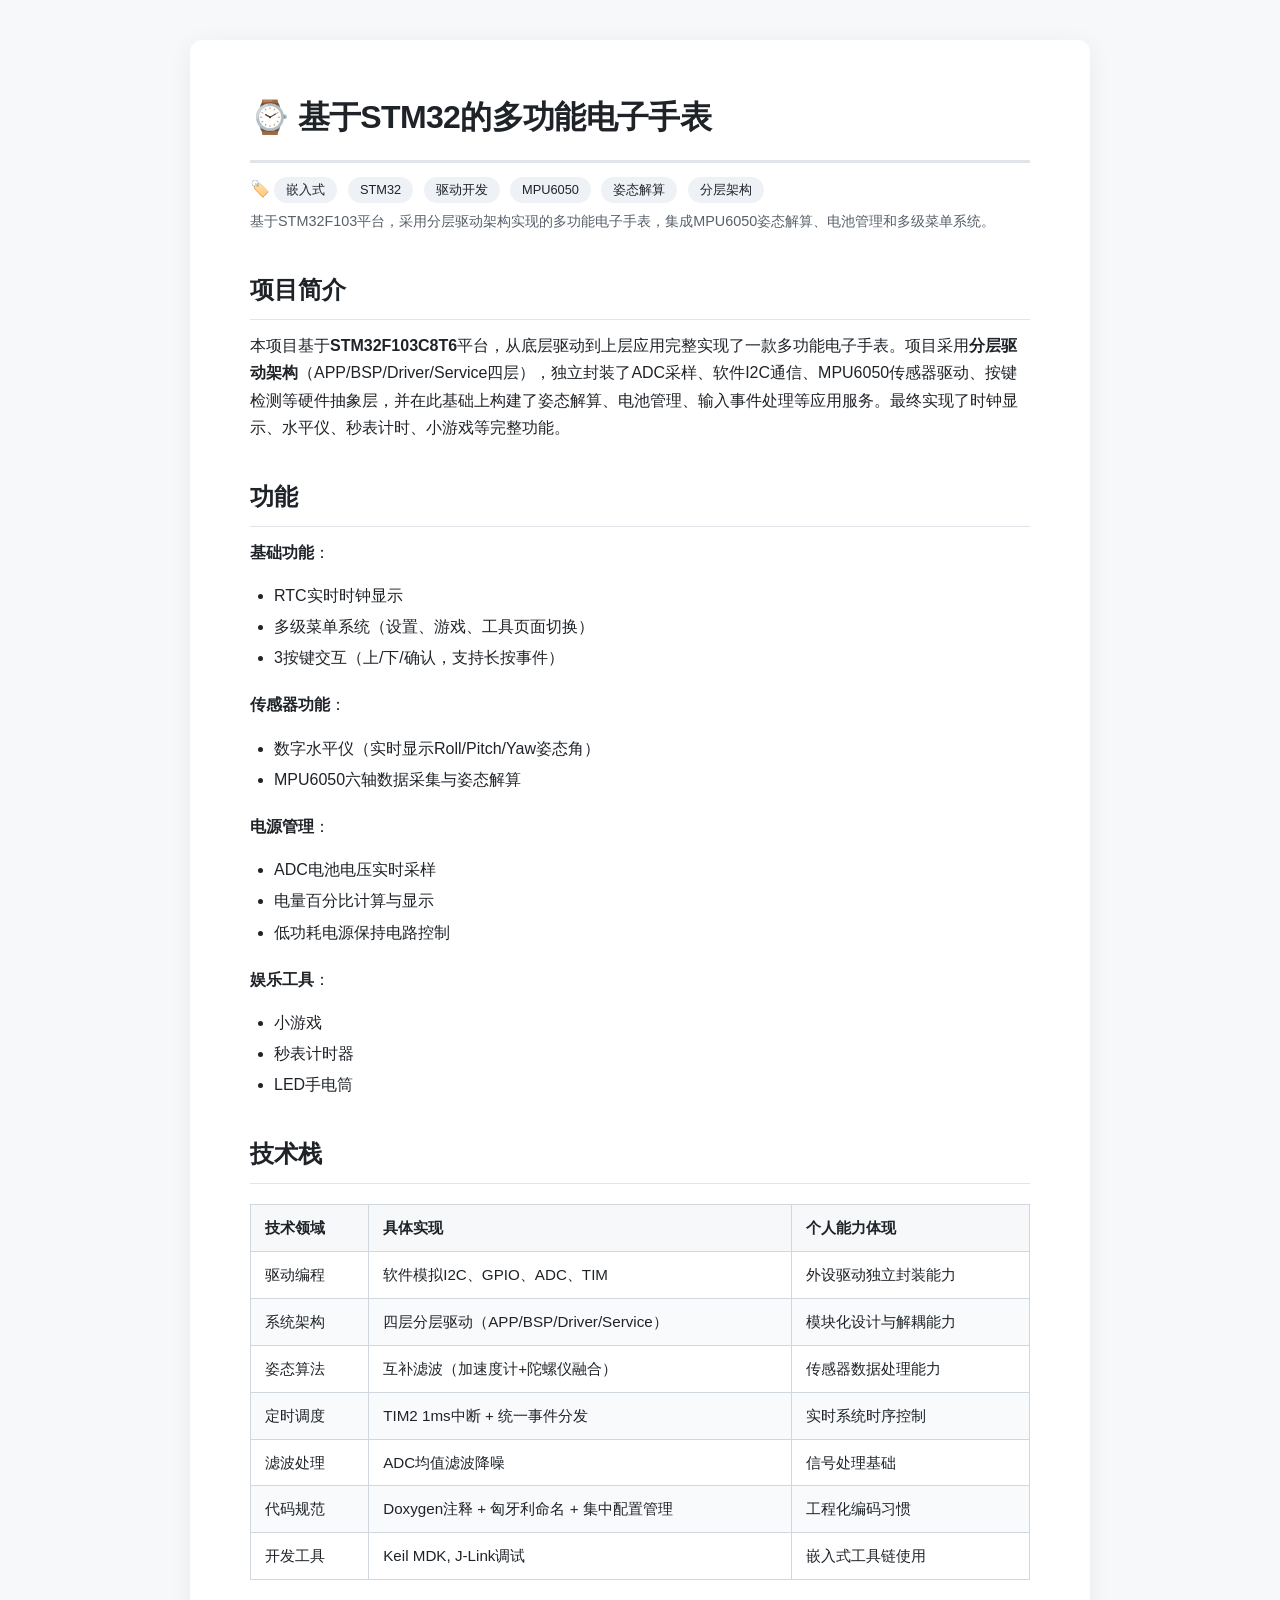
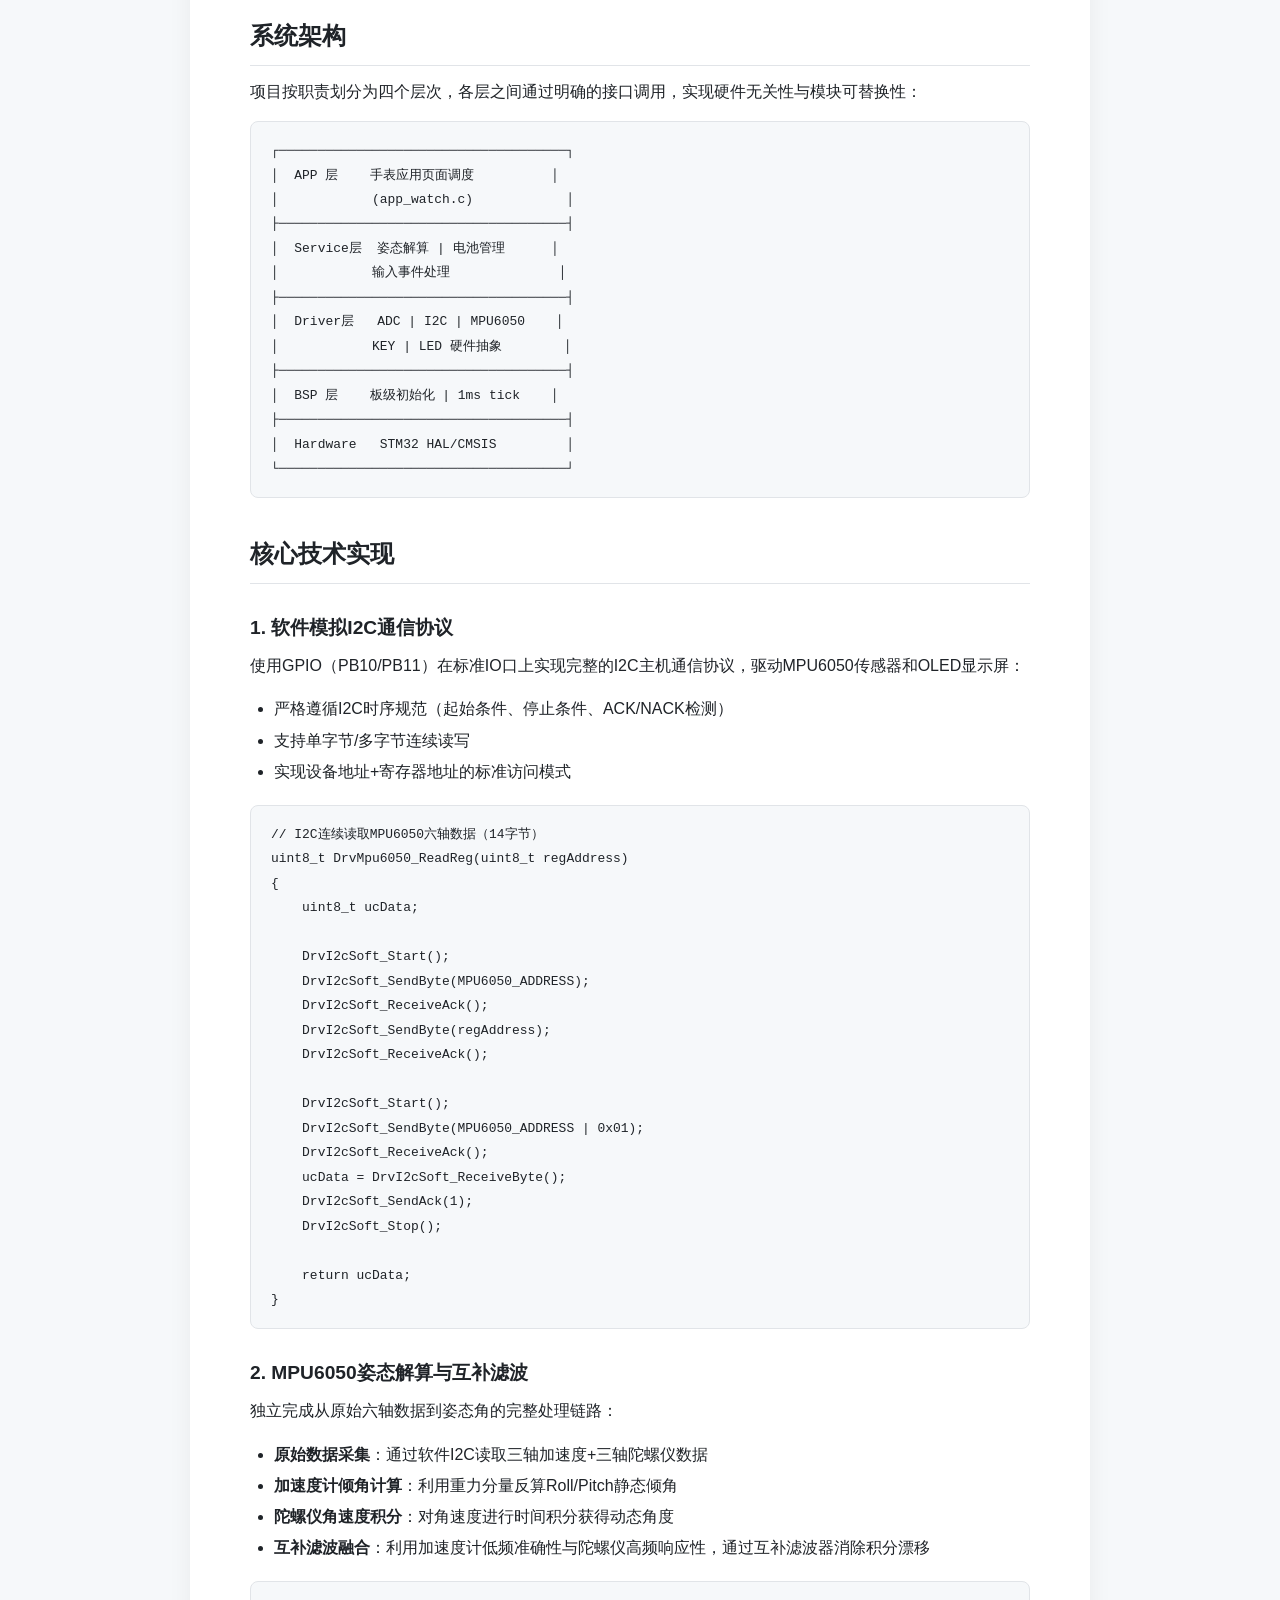
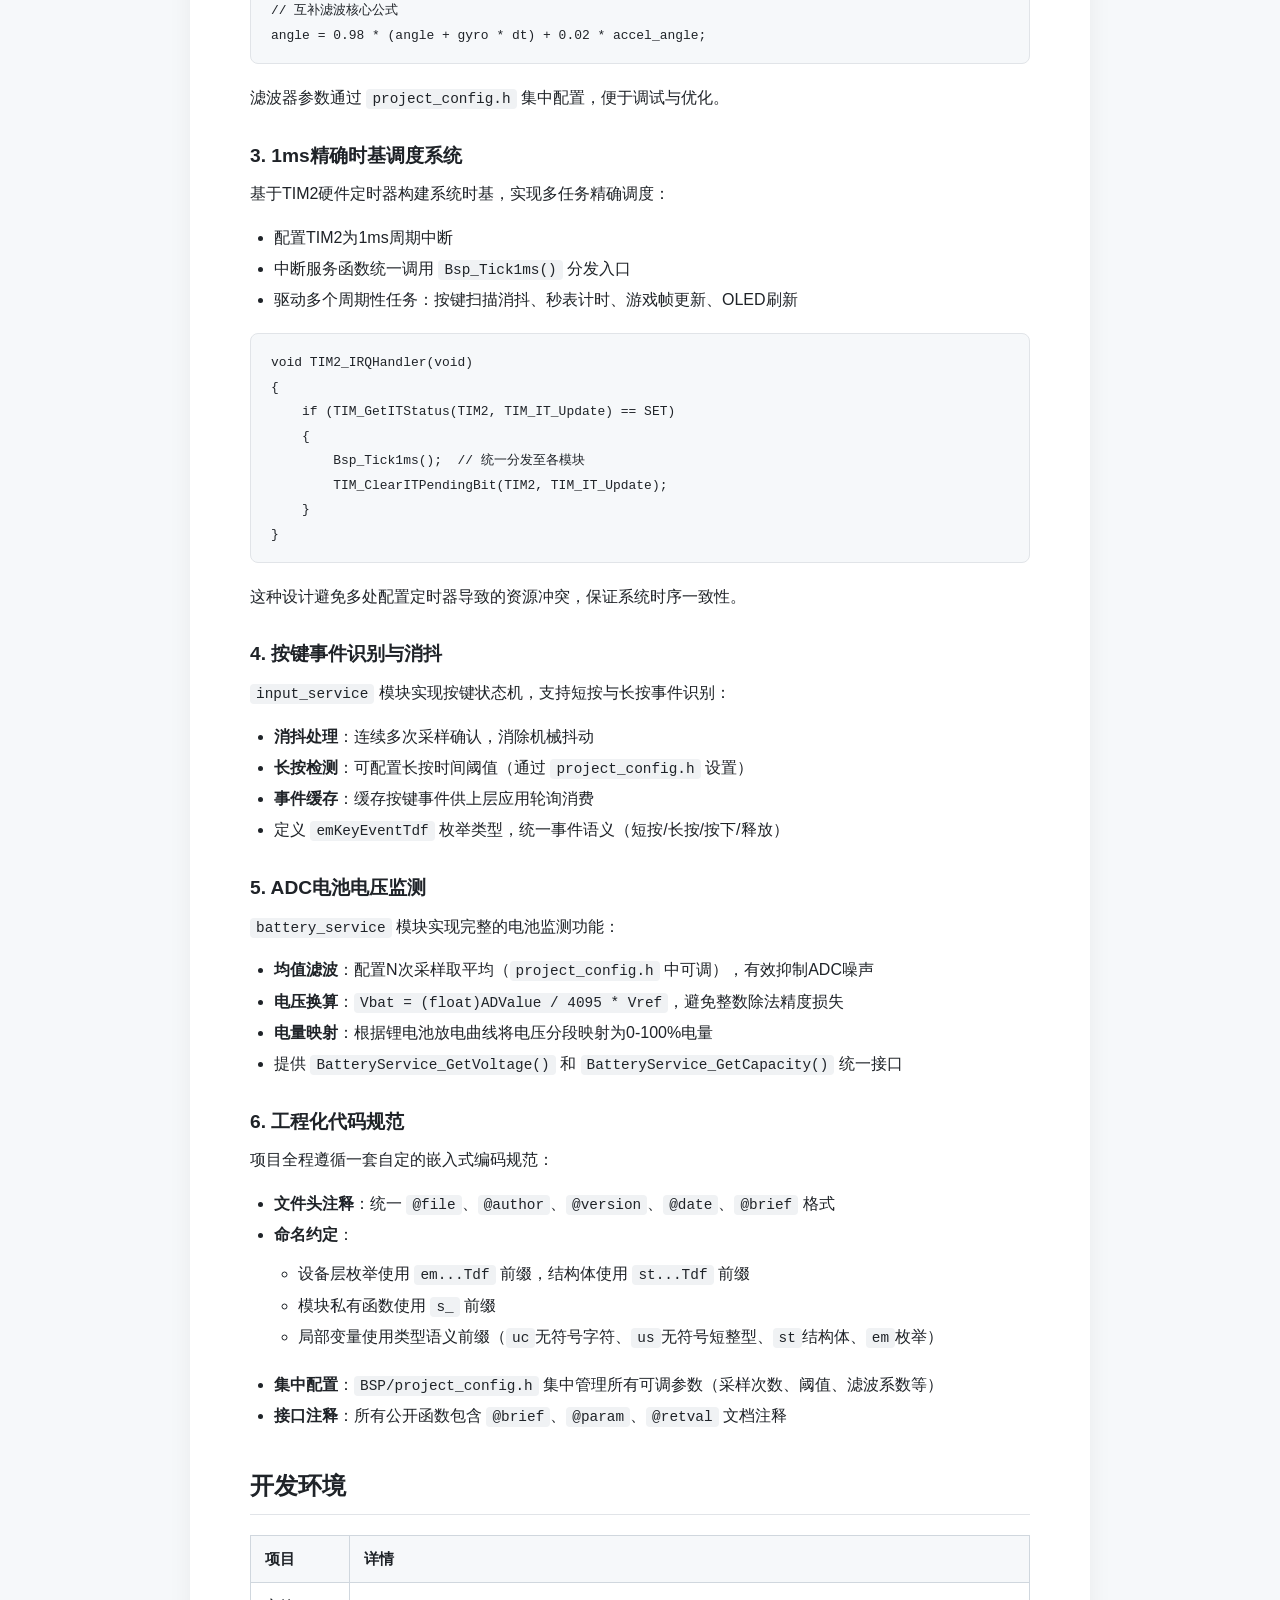
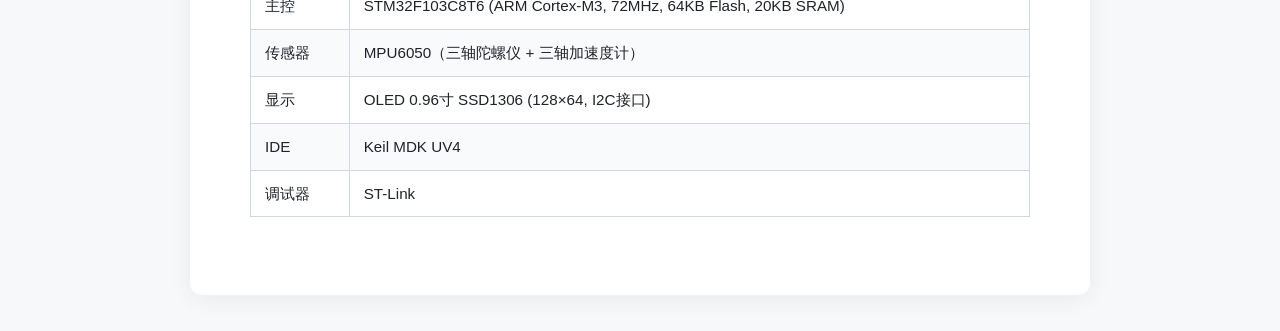
<file: http_server_epoll/www/projects/基于STM32F103的多功能手表.html>
<!DOCTYPE html>
<html lang="zh-CN">
<head>
    <meta charset="UTF-8">
    <meta name="viewport" content="width=device-width, initial-scale=1.0">
    <title>基于STM32的多功能电子手表</title>
    <style>
        /* ===== 全局重置 ===== */
        * {
            margin: 0;
            padding: 0;
            box-sizing: border-box;
        }

        body {
            font-family: -apple-system, BlinkMacSystemFont, "Segoe UI", Roboto, "Helvetica Neue", Arial, "Noto Sans SC", sans-serif;
            background-color: #f6f8fa;
            color: #1f2328;
            line-height: 1.7;
            padding: 40px 20px;
        }

        .container {
            max-width: 900px;
            margin: 0 auto;
            background: #ffffff;
            padding: 50px 60px;
            border-radius: 12px;
            box-shadow: 0 4px 24px rgba(0, 0, 0, 0.06);
        }

        /* ===== 标题 ===== */
        h1 {
            font-size: 2rem;
            font-weight: 700;
            margin-bottom: 12px;
            letter-spacing: -0.02em;
            border-bottom: 3px solid #e1e4e8;
            padding-bottom: 16px;
        }

        .subtitle {
            color: #57606a;
            font-size: 1rem;
            margin-bottom: 24px;
        }

        /* ===== 链接 ===== */
        a {
            color: #0969da;
            text-decoration: none;
        }
        a:hover {
            text-decoration: underline;
        }

        .github-link {
            display: inline-block;
            background: #1f2328;
            color: #fff !important;
            padding: 6px 18px;
            border-radius: 20px;
            font-size: 0.9rem;
            font-weight: 500;
            margin-top: 4px;
        }
        .github-link:hover {
            background: #2d333b;
            text-decoration: none;
        }

        /* ===== 二级标题 ===== */
        h2 {
            font-size: 1.5rem;
            font-weight: 600;
            margin-top: 36px;
            margin-bottom: 12px;
            border-bottom: 1px solid #e1e4e8;
            padding-bottom: 8px;
        }

        /* ===== 三级标题 ===== */
        h3 {
            font-size: 1.2rem;
            font-weight: 600;
            margin-top: 28px;
            margin-bottom: 8px;
        }

        /* ===== 段落 ===== */
        p {
            margin-bottom: 16px;
        }

        /* ===== 列表 ===== */
        ul,
        ol {
            margin: 12px 0 20px 24px;
        }
        li {
            margin-bottom: 4px;
        }

        /* ===== 表格 ===== */
        table {
            width: 100%;
            border-collapse: collapse;
            margin: 20px 0 28px;
            font-size: 0.95rem;
        }
        th,
        td {
            border: 1px solid #d0d7de;
            padding: 10px 14px;
            text-align: left;
        }
        th {
            background-color: #f6f8fa;
            font-weight: 600;
        }
        tr:nth-child(even) {
            background-color: #f9fafb;
        }

        /* ===== 代码块 ===== */
        pre {
            background-color: #f6f8fa;
            border-radius: 8px;
            padding: 16px 20px;
            overflow-x: auto;
            font-size: 0.9rem;
            font-family: "SF Mono", "JetBrains Mono", "Fira Code", monospace;
            margin: 16px 0 20px;
            border: 1px solid #e1e4e8;
        }
        code {
            background-color: #f0f2f4;
            padding: 2px 6px;
            border-radius: 4px;
            font-size: 0.9em;
            font-family: "SF Mono", "JetBrains Mono", "Fira Code", monospace;
        }
        pre code {
            background: transparent;
            padding: 0;
            border-radius: 0;
        }

        /* ===== 视频容器 ===== */
        .video-wrapper {
            margin: 24px 0 28px;
            border-radius: 10px;
            overflow: hidden;
            background: #000;
            box-shadow: 0 4px 16px rgba(0, 0, 0, 0.12);
        }
        .video-wrapper video {
            display: block;
            width: 100%;
            height: auto;
            max-width: 100%;
        }
        .video-caption {
            text-align: center;
            color: #57606a;
            font-size: 0.9rem;
            margin-top: -12px;
            margin-bottom: 20px;
        }

        /* ===== 标签/徽章 ===== */
        .tag {
            display: inline-block;
            background: #eef2f6;
            color: #1f2328;
            font-size: 0.8rem;
            padding: 2px 12px;
            border-radius: 20px;
            margin-right: 6px;
            margin-bottom: 4px;
            font-weight: 500;
        }

        /* ===== 响应式 ===== */
        @media (max-width: 640px) {
            body {
                padding: 16px 10px;
            }
            .container {
                padding: 24px 18px;
            }
            h1 {
                font-size: 1.5rem;
            }
            table {
                font-size: 0.85rem;
            }
            th,
            td {
                padding: 6px 10px;
            }
            pre {
                padding: 12px 14px;
                font-size: 0.8rem;
            }
        }
    </style>
</head>
<body>

    <div class="container">

        <!-- ===== 标题区 ===== -->
        <h1>⌚ 基于STM32的多功能电子手表</h1>
        <div class="subtitle">
            <span>🏷️</span>
            <span class="tag">嵌入式</span>
            <span class="tag">STM32</span>
            <span class="tag">驱动开发</span>
            <span class="tag">MPU6050</span>
            <span class="tag">姿态解算</span>
            <span class="tag">分层架构</span>
            <br>
            <span style="color:#57606a; font-size:0.9rem;">
                基于STM32F103平台，采用分层驱动架构实现的多功能电子手表，集成MPU6050姿态解算、电池管理和多级菜单系统。
            </span>
            <br>
        </div>

        <!-- ===== 项目简介 ===== -->
        <h2>项目简介</h2>
        <p>
            本项目基于<strong>STM32F103C8T6</strong>平台，从底层驱动到上层应用完整实现了一款多功能电子手表。项目采用<strong>分层驱动架构</strong>（APP/BSP/Driver/Service四层），独立封装了ADC采样、软件I2C通信、MPU6050传感器驱动、按键检测等硬件抽象层，并在此基础上构建了姿态解算、电池管理、输入事件处理等应用服务。最终实现了时钟显示、水平仪、秒表计时、小游戏等完整功能。
        </p>

        <!-- ===== 功能 ===== -->
        <h2>功能</h2>
        <p><strong>基础功能</strong>：</p>
        <ul>
            <li>RTC实时时钟显示</li>
            <li>多级菜单系统（设置、游戏、工具页面切换）</li>
            <li>3按键交互（上/下/确认，支持长按事件）</li>
        </ul>
        <p><strong>传感器功能</strong>：</p>
        <ul>
            <li>数字水平仪（实时显示Roll/Pitch/Yaw姿态角）</li>
            <li>MPU6050六轴数据采集与姿态解算</li>
        </ul>
        <p><strong>电源管理</strong>：</p>
        <ul>
            <li>ADC电池电压实时采样</li>
            <li>电量百分比计算与显示</li>
            <li>低功耗电源保持电路控制</li>
        </ul>
        <p><strong>娱乐工具</strong>：</p>
        <ul>
            <li>小游戏</li>
            <li>秒表计时器</li>
            <li>LED手电筒</li>
        </ul>

        <!-- ===== 技术栈 ===== -->
        <h2>技术栈</h2>
        <table>
            <thead>
                <tr>
                    <th>技术领域</th>
                    <th>具体实现</th>
                    <th>个人能力体现</th>
                </tr>
            </thead>
            <tbody>
                <tr><td>驱动编程</td><td>软件模拟I2C、GPIO、ADC、TIM</td><td>外设驱动独立封装能力</td></tr>
                <tr><td>系统架构</td><td>四层分层驱动（APP/BSP/Driver/Service）</td><td>模块化设计与解耦能力</td></tr>
                <tr><td>姿态算法</td><td>互补滤波（加速度计+陀螺仪融合）</td><td>传感器数据处理能力</td></tr>
                <tr><td>定时调度</td><td>TIM2 1ms中断 + 统一事件分发</td><td>实时系统时序控制</td></tr>
                <tr><td>滤波处理</td><td>ADC均值滤波降噪</td><td>信号处理基础</td></tr>
                <tr><td>代码规范</td><td>Doxygen注释 + 匈牙利命名 + 集中配置管理</td><td>工程化编码习惯</td></tr>
                <tr><td>开发工具</td><td>Keil MDK, J-Link调试</td><td>嵌入式工具链使用</td></tr>
            </tbody>
        </table>


        <!-- ===== 系统架构 ===== -->
        <h2>系统架构</h2>
        <p>
            项目按职责划分为四个层次，各层之间通过明确的接口调用，实现硬件无关性与模块可替换性：
        </p>
        <pre><code>┌─────────────────────────────────────┐
│  APP 层    手表应用页面调度          │
│            (app_watch.c)            │
├─────────────────────────────────────┤
│  Service层  姿态解算 | 电池管理      │
│            输入事件处理              │
├─────────────────────────────────────┤
│  Driver层   ADC | I2C | MPU6050    │
│            KEY | LED 硬件抽象        │
├─────────────────────────────────────┤
│  BSP 层    板级初始化 | 1ms tick    │
├─────────────────────────────────────┤
│  Hardware   STM32 HAL/CMSIS         │
└─────────────────────────────────────┘</code></pre>

        <!-- ===== 核心技术实现 ===== -->
        <h2>核心技术实现</h2>

        <h3>1. 软件模拟I2C通信协议</h3>
        <p>
            使用GPIO（PB10/PB11）在标准IO口上实现完整的I2C主机通信协议，驱动MPU6050传感器和OLED显示屏：
        </p>
        <ul>
            <li>严格遵循I2C时序规范（起始条件、停止条件、ACK/NACK检测）</li>
            <li>支持单字节/多字节连续读写</li>
            <li>实现设备地址+寄存器地址的标准访问模式</li>
        </ul>
        <pre><code>// I2C连续读取MPU6050六轴数据（14字节）
uint8_t DrvMpu6050_ReadReg(uint8_t regAddress)
{
    uint8_t ucData;

    DrvI2cSoft_Start();
    DrvI2cSoft_SendByte(MPU6050_ADDRESS);
    DrvI2cSoft_ReceiveAck();
    DrvI2cSoft_SendByte(regAddress);
    DrvI2cSoft_ReceiveAck();

    DrvI2cSoft_Start();
    DrvI2cSoft_SendByte(MPU6050_ADDRESS | 0x01);
    DrvI2cSoft_ReceiveAck();
    ucData = DrvI2cSoft_ReceiveByte();
    DrvI2cSoft_SendAck(1);
    DrvI2cSoft_Stop();

    return ucData;
}</code></pre>

        <h3>2. MPU6050姿态解算与互补滤波</h3>
        <p>
            独立完成从原始六轴数据到姿态角的完整处理链路：
        </p>
        <ul>
            <li><strong>原始数据采集</strong>：通过软件I2C读取三轴加速度+三轴陀螺仪数据</li>
            <li><strong>加速度计倾角计算</strong>：利用重力分量反算Roll/Pitch静态倾角</li>
            <li><strong>陀螺仪角速度积分</strong>：对角速度进行时间积分获得动态角度</li>
            <li><strong>互补滤波融合</strong>：利用加速度计低频准确性与陀螺仪高频响应性，通过互补滤波器消除积分漂移</li>
        </ul>
        <pre><code>// 互补滤波核心公式
angle = 0.98 * (angle + gyro * dt) + 0.02 * accel_angle;</code></pre>
        <p>
            滤波器参数通过 <code>project_config.h</code> 集中配置，便于调试与优化。
        </p>

        <h3>3. 1ms精确时基调度系统</h3>
        <p>
            基于TIM2硬件定时器构建系统时基，实现多任务精确调度：
        </p>
        <ul>
            <li>配置TIM2为1ms周期中断</li>
            <li>中断服务函数统一调用 <code>Bsp_Tick1ms()</code> 分发入口</li>
            <li>驱动多个周期性任务：按键扫描消抖、秒表计时、游戏帧更新、OLED刷新</li>
        </ul>
        <pre><code>void TIM2_IRQHandler(void)
{
    if (TIM_GetITStatus(TIM2, TIM_IT_Update) == SET)
    {
        Bsp_Tick1ms();  // 统一分发至各模块
        TIM_ClearITPendingBit(TIM2, TIM_IT_Update);
    }
}</code></pre>
        <p>
            这种设计避免多处配置定时器导致的资源冲突，保证系统时序一致性。
        </p>

        <h3>4. 按键事件识别与消抖</h3>
        <p>
            <code>input_service</code> 模块实现按键状态机，支持短按与长按事件识别：
        </p>
        <ul>
            <li><strong>消抖处理</strong>：连续多次采样确认，消除机械抖动</li>
            <li><strong>长按检测</strong>：可配置长按时间阈值（通过 <code>project_config.h</code> 设置）</li>
            <li><strong>事件缓存</strong>：缓存按键事件供上层应用轮询消费</li>
            <li>定义 <code>emKeyEventTdf</code> 枚举类型，统一事件语义（短按/长按/按下/释放）</li>
        </ul>

        <h3>5. ADC电池电压监测</h3>
        <p>
            <code>battery_service</code> 模块实现完整的电池监测功能：
        </p>
        <ul>
            <li><strong>均值滤波</strong>：配置N次采样取平均（<code>project_config.h</code> 中可调），有效抑制ADC噪声</li>
            <li><strong>电压换算</strong>：<code>Vbat = (float)ADValue / 4095 * Vref</code>，避免整数除法精度损失</li>
            <li><strong>电量映射</strong>：根据锂电池放电曲线将电压分段映射为0-100%电量</li>
            <li>提供 <code>BatteryService_GetVoltage()</code> 和 <code>BatteryService_GetCapacity()</code> 统一接口</li>
        </ul>

        <h3>6. 工程化代码规范</h3>
        <p>
            项目全程遵循一套自定的嵌入式编码规范：
        </p>
        <ul>
            <li><strong>文件头注释</strong>：统一 <code>@file</code>、<code>@author</code>、<code>@version</code>、<code>@date</code>、<code>@brief</code> 格式</li>
            <li><strong>命名约定</strong>：
                <ul>
                    <li>设备层枚举使用 <code>em...Tdf</code> 前缀，结构体使用 <code>st...Tdf</code> 前缀</li>
                    <li>模块私有函数使用 <code>s_</code> 前缀</li>
                    <li>局部变量使用类型语义前缀（<code>uc</code>无符号字符、<code>us</code>无符号短整型、<code>st</code>结构体、<code>em</code>枚举）</li>
                </ul>
            </li>
            <li><strong>集中配置</strong>：<code>BSP/project_config.h</code> 集中管理所有可调参数（采样次数、阈值、滤波系数等）</li>
            <li><strong>接口注释</strong>：所有公开函数包含 <code>@brief</code>、<code>@param</code>、<code>@retval</code> 文档注释</li>
        </ul>

        <!-- ===== 开发环境 ===== -->
        <h2>开发环境</h2>
        <table>
            <thead>
                <tr>
                    <th>项目</th>
                    <th>详情</th>
                </tr>
            </thead>
            <tbody>
                <tr><td>主控</td><td>STM32F103C8T6 (ARM Cortex-M3, 72MHz, 64KB Flash, 20KB SRAM)</td></tr>
                <tr><td>传感器</td><td>MPU6050（三轴陀螺仪 + 三轴加速度计）</td></tr>
                <tr><td>显示</td><td>OLED 0.96寸 SSD1306 (128×64, I2C接口)</td></tr>
                <tr><td>IDE</td><td>Keil MDK UV4</td></tr>
                <tr><td>调试器</td><td>ST-Link</td></tr>
            </tbody>
        </table>

    </div>

</body>
</html>
</file>
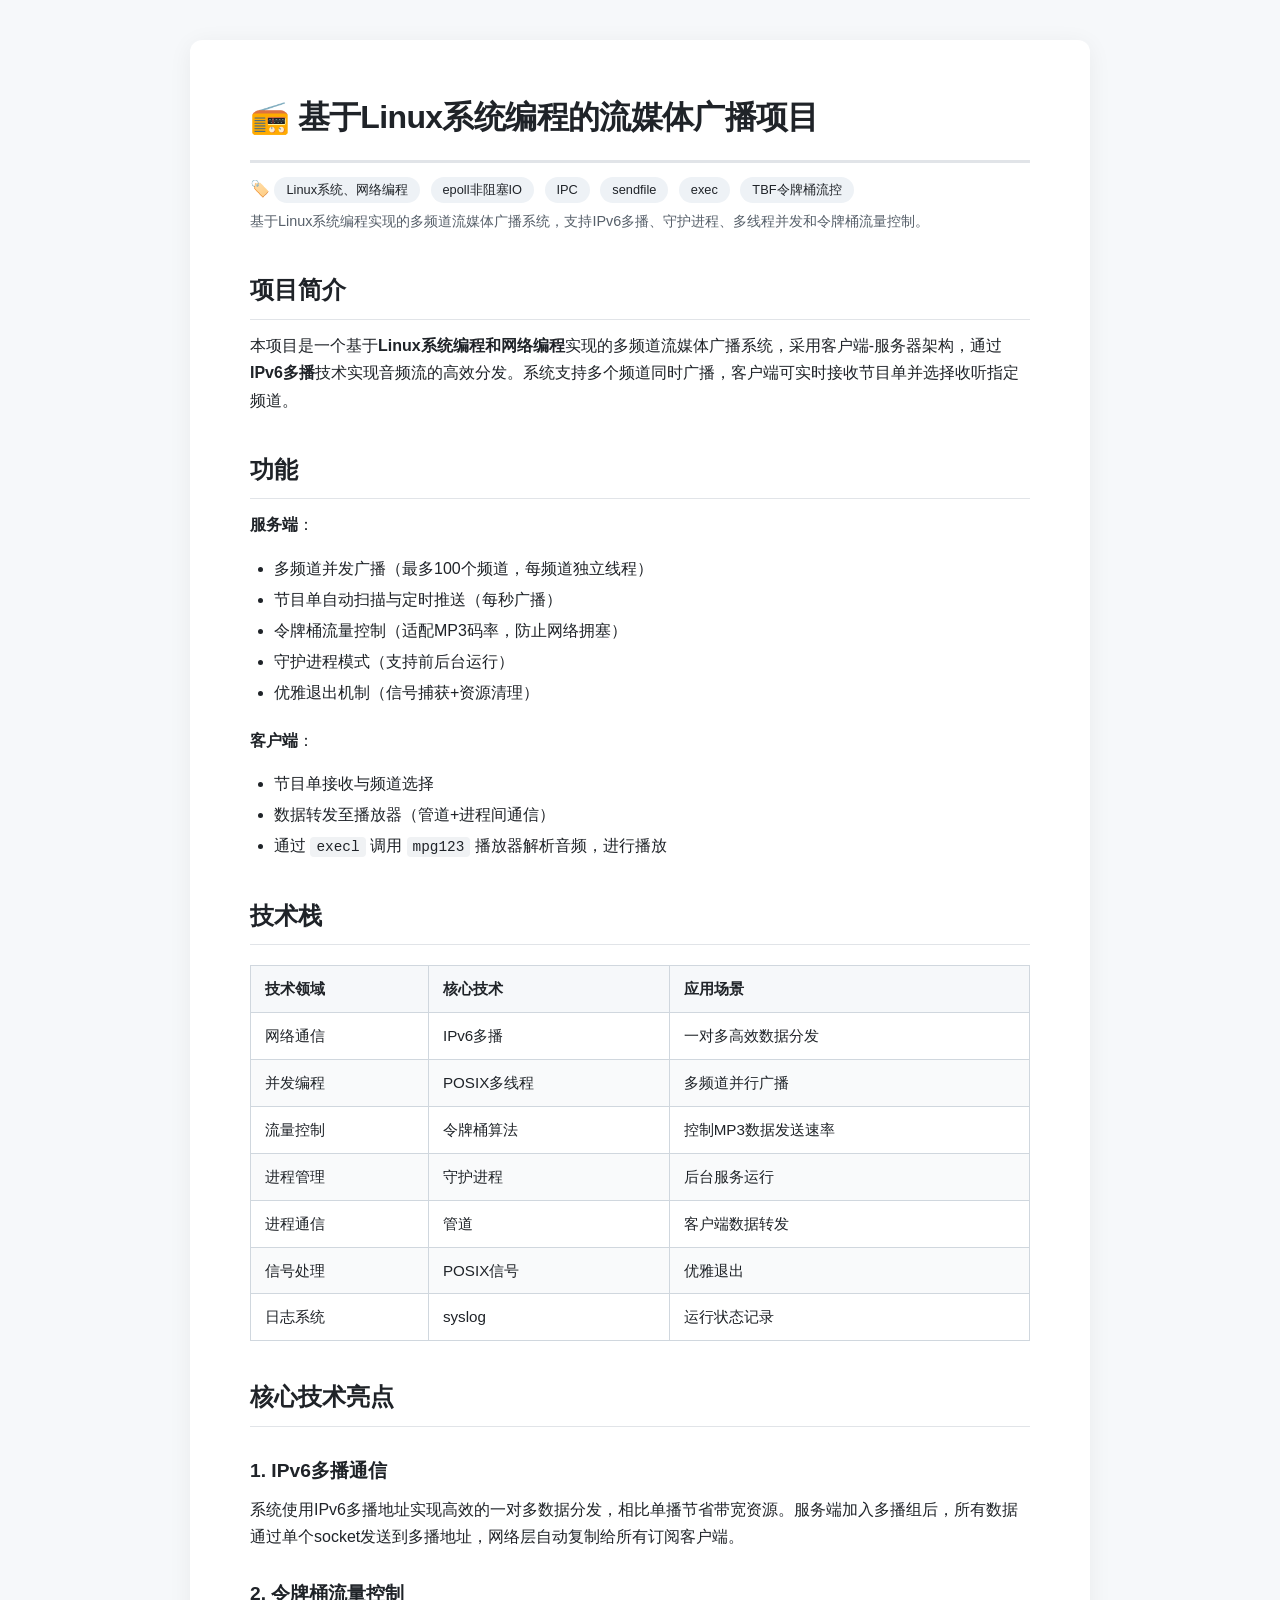
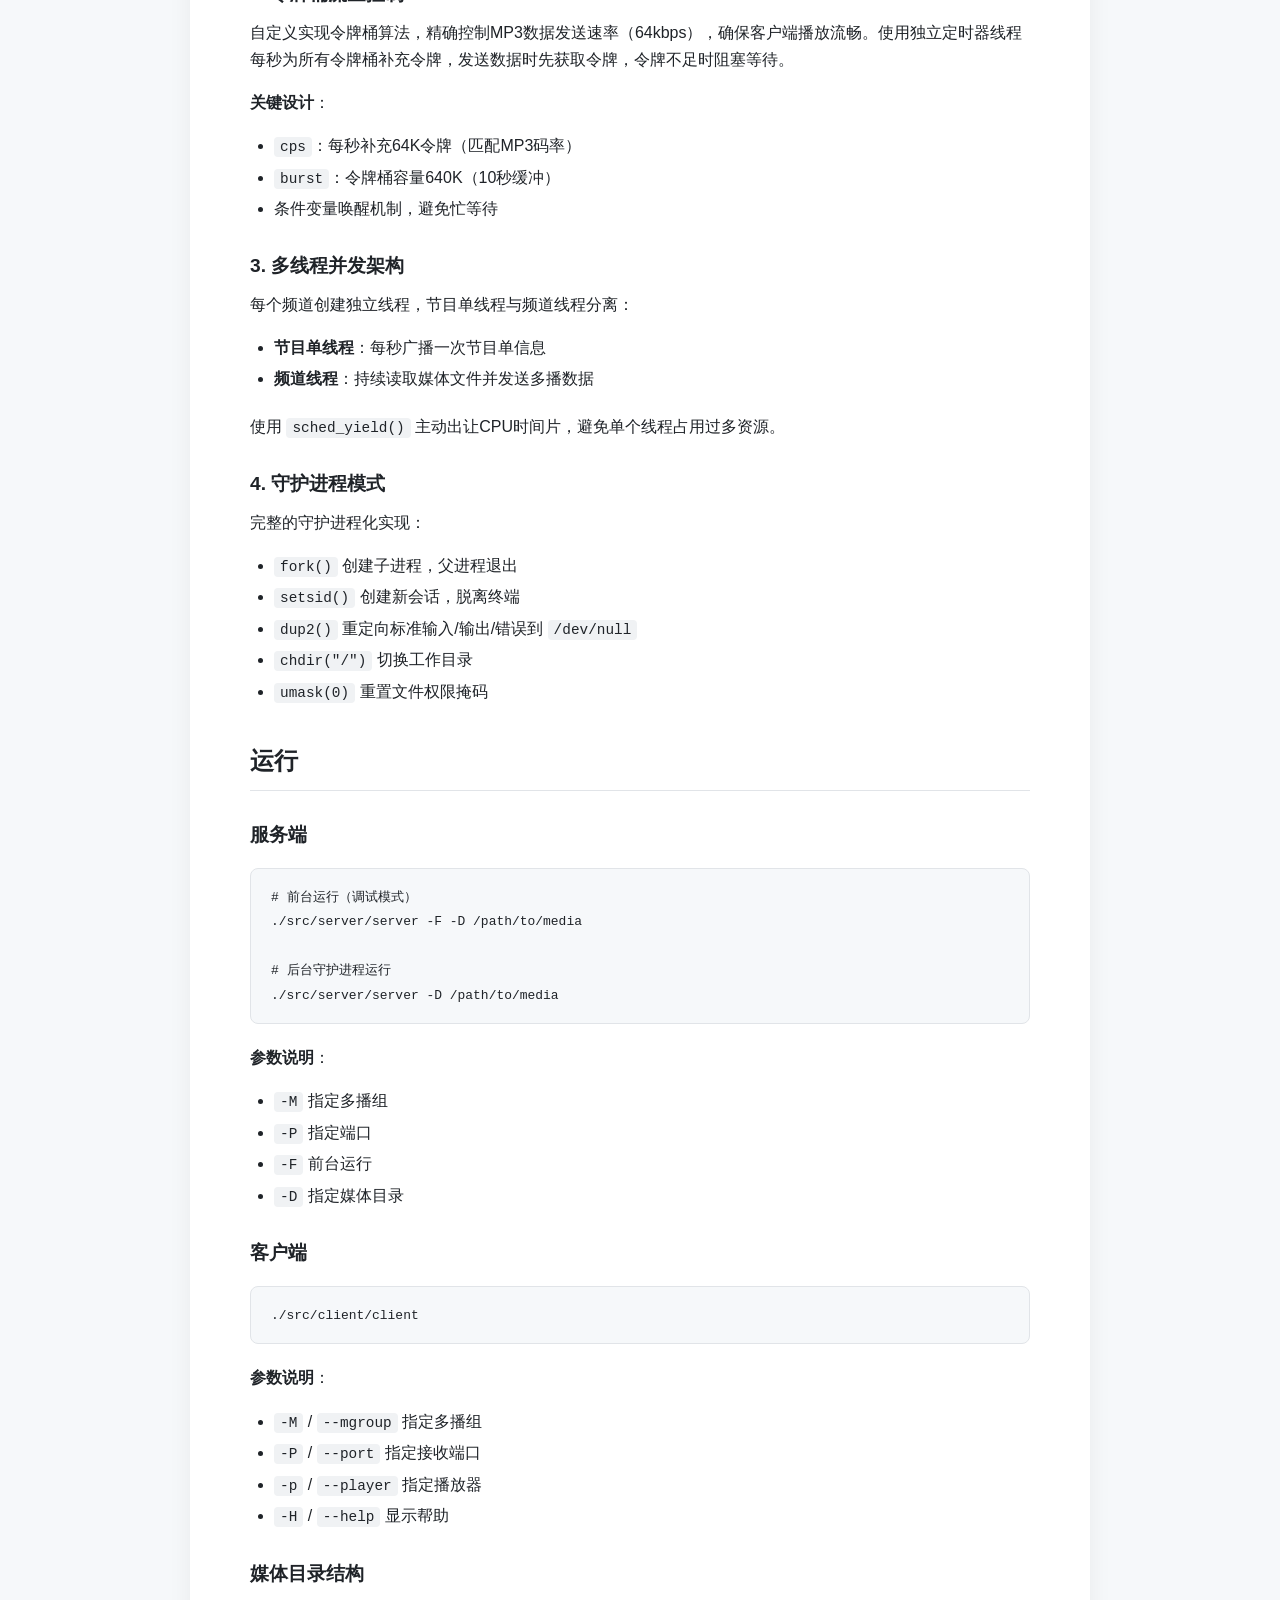
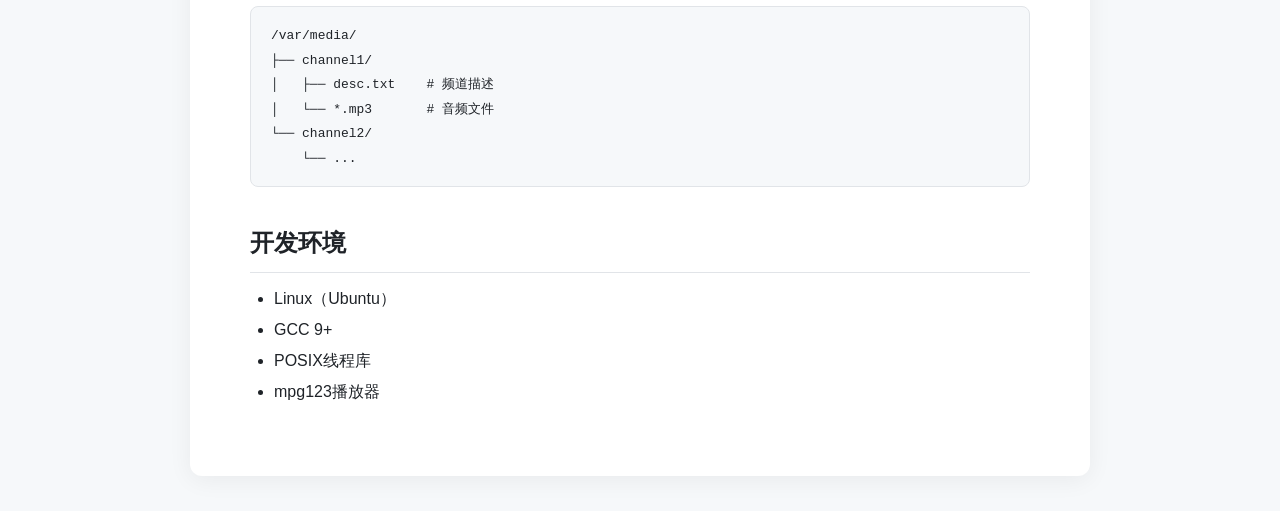
<file: http_server_epoll/www/projects/流媒体广播.html>
<!DOCTYPE html>
<html lang="zh-CN">
<head>
    <meta charset="UTF-8">
    <meta name="viewport" content="width=device-width, initial-scale=1.0">
    <title>基于Linux系统编程的流媒体广播项目</title>
    <style>
        /* ===== 全局重置 ===== */
        * {
            margin: 0;
            padding: 0;
            box-sizing: border-box;
        }

        body {
            font-family: -apple-system, BlinkMacSystemFont, "Segoe UI", Roboto, "Helvetica Neue", Arial, "Noto Sans SC", sans-serif;
            background-color: #f6f8fa;
            color: #1f2328;
            line-height: 1.7;
            padding: 40px 20px;
        }

        .container {
            max-width: 900px;
            margin: 0 auto;
            background: #ffffff;
            padding: 50px 60px;
            border-radius: 12px;
            box-shadow: 0 4px 24px rgba(0, 0, 0, 0.06);
        }

        /* ===== 标题 ===== */
        h1 {
            font-size: 2rem;
            font-weight: 700;
            margin-bottom: 12px;
            letter-spacing: -0.02em;
            border-bottom: 3px solid #e1e4e8;
            padding-bottom: 16px;
        }

        .subtitle {
            color: #57606a;
            font-size: 1rem;
            margin-bottom: 24px;
        }

        /* ===== 链接 ===== */
        a {
            color: #0969da;
            text-decoration: none;
        }
        a:hover {
            text-decoration: underline;
        }

        .github-link {
            display: inline-block;
            background: #1f2328;
            color: #fff !important;
            padding: 6px 18px;
            border-radius: 20px;
            font-size: 0.9rem;
            font-weight: 500;
            margin-top: 4px;
        }
        .github-link:hover {
            background: #2d333b;
            text-decoration: none;
        }

        /* ===== 二级标题 ===== */
        h2 {
            font-size: 1.5rem;
            font-weight: 600;
            margin-top: 36px;
            margin-bottom: 12px;
            border-bottom: 1px solid #e1e4e8;
            padding-bottom: 8px;
        }

        /* ===== 三级标题 ===== */
        h3 {
            font-size: 1.2rem;
            font-weight: 600;
            margin-top: 28px;
            margin-bottom: 8px;
        }

        /* ===== 段落 ===== */
        p {
            margin-bottom: 16px;
        }

        /* ===== 列表 ===== */
        ul,
        ol {
            margin: 12px 0 20px 24px;
        }
        li {
            margin-bottom: 4px;
        }

        /* ===== 表格 ===== */
        table {
            width: 100%;
            border-collapse: collapse;
            margin: 20px 0 28px;
            font-size: 0.95rem;
        }
        th,
        td {
            border: 1px solid #d0d7de;
            padding: 10px 14px;
            text-align: left;
        }
        th {
            background-color: #f6f8fa;
            font-weight: 600;
        }
        tr:nth-child(even) {
            background-color: #f9fafb;
        }

        /* ===== 代码块 ===== */
        pre {
            background-color: #f6f8fa;
            border-radius: 8px;
            padding: 16px 20px;
            overflow-x: auto;
            font-size: 0.9rem;
            font-family: "SF Mono", "JetBrains Mono", "Fira Code", monospace;
            margin: 16px 0 20px;
            border: 1px solid #e1e4e8;
        }
        code {
            background-color: #f0f2f4;
            padding: 2px 6px;
            border-radius: 4px;
            font-size: 0.9em;
            font-family: "SF Mono", "JetBrains Mono", "Fira Code", monospace;
        }
        pre code {
            background: transparent;
            padding: 0;
            border-radius: 0;
        }

        /* ===== 视频容器 ===== */
        .video-wrapper {
            margin: 24px 0 28px;
            border-radius: 10px;
            overflow: hidden;
            background: #000;
            box-shadow: 0 4px 16px rgba(0, 0, 0, 0.12);
        }
        .video-wrapper video {
            display: block;
            width: 100%;
            height: auto;
            max-width: 100%;
        }
        .video-caption {
            text-align: center;
            color: #57606a;
            font-size: 0.9rem;
            margin-top: -12px;
            margin-bottom: 20px;
        }

        /* ===== 标签/徽章 ===== */
        .tag {
            display: inline-block;
            background: #eef2f6;
            color: #1f2328;
            font-size: 0.8rem;
            padding: 2px 12px;
            border-radius: 20px;
            margin-right: 6px;
            margin-bottom: 4px;
            font-weight: 500;
        }

        /* ===== 响应式 ===== */
        @media (max-width: 640px) {
            body {
                padding: 16px 10px;
            }
            .container {
                padding: 24px 18px;
            }
            h1 {
                font-size: 1.5rem;
            }
            table {
                font-size: 0.85rem;
            }
            th,
            td {
                padding: 6px 10px;
            }
            pre {
                padding: 12px 14px;
                font-size: 0.8rem;
            }
        }
    </style>
</head>
<body>

    <div class="container">

        <!-- ===== 标题区 ===== -->
        <h1>📻 基于Linux系统编程的流媒体广播项目</h1>
        <div class="subtitle">
            <span>🏷️</span>
            <span class="tag">Linux系统、网络编程</span>
            <span class="tag">epoll非阻塞IO</span>
            <span class="tag">IPC</span>
            <span class="tag">sendfile</span>
            <span class="tag">exec</span>
            <span class="tag">TBF令牌桶流控</span>
            <br>
            <span style="color:#57606a; font-size:0.9rem;">
                基于Linux系统编程实现的多频道流媒体广播系统，支持IPv6多播、守护进程、多线程并发和令牌桶流量控制。
            </span>
            <br>
        </div>

        <!-- ===== 项目简介 ===== -->
        <h2>项目简介</h2>
        <p>
            本项目是一个基于<strong>Linux系统编程和网络编程</strong>实现的多频道流媒体广播系统，采用客户端-服务器架构，通过<strong>IPv6多播</strong>技术实现音频流的高效分发。系统支持多个频道同时广播，客户端可实时接收节目单并选择收听指定频道。
        </p>

        <!-- ===== 功能 ===== -->
        <h2>功能</h2>
        <p><strong>服务端</strong>：</p>
        <ul>
            <li>多频道并发广播（最多100个频道，每频道独立线程）</li>
            <li>节目单自动扫描与定时推送（每秒广播）</li>
            <li>令牌桶流量控制（适配MP3码率，防止网络拥塞）</li>
            <li>守护进程模式（支持前后台运行）</li>
            <li>优雅退出机制（信号捕获+资源清理）</li>
        </ul>
        <p><strong>客户端</strong>：</p>
        <ul>
            <li>节目单接收与频道选择</li>
            <li>数据转发至播放器（管道+进程间通信）</li>
            <li>通过 <code>execl</code> 调用 <code>mpg123</code> 播放器解析音频，进行播放</li>
        </ul>

        <!-- ===== 技术栈 ===== -->
        <h2>技术栈</h2>
        <table>
            <thead>
                <tr>
                    <th>技术领域</th>
                    <th>核心技术</th>
                    <th>应用场景</th>
                </tr>
            </thead>
            <tbody>
                <tr><td>网络通信</td><td>IPv6多播</td><td>一对多高效数据分发</td></tr>
                <tr><td>并发编程</td><td>POSIX多线程</td><td>多频道并行广播</td></tr>
                <tr><td>流量控制</td><td>令牌桶算法</td><td>控制MP3数据发送速率</td></tr>
                <tr><td>进程管理</td><td>守护进程</td><td>后台服务运行</td></tr>
                <tr><td>进程通信</td><td>管道</td><td>客户端数据转发</td></tr>
                <tr><td>信号处理</td><td>POSIX信号</td><td>优雅退出</td></tr>
                <tr><td>日志系统</td><td>syslog</td><td>运行状态记录</td></tr>
            </tbody>
        </table>

        <!-- ===== 核心技术亮点 ===== -->
        <h2>核心技术亮点</h2>

        <h3>1. IPv6多播通信</h3>
        <p>
            系统使用IPv6多播地址实现高效的一对多数据分发，相比单播节省带宽资源。服务端加入多播组后，所有数据通过单个socket发送到多播地址，网络层自动复制给所有订阅客户端。
        </p>

        <h3>2. 令牌桶流量控制</h3>
        <p>
            自定义实现令牌桶算法，精确控制MP3数据发送速率（64kbps），确保客户端播放流畅。使用独立定时器线程每秒为所有令牌桶补充令牌，发送数据时先获取令牌，令牌不足时阻塞等待。
        </p>
        <p><strong>关键设计</strong>：</p>
        <ul>
            <li><code>cps</code>：每秒补充64K令牌（匹配MP3码率）</li>
            <li><code>burst</code>：令牌桶容量640K（10秒缓冲）</li>
            <li>条件变量唤醒机制，避免忙等待</li>
        </ul>

        <h3>3. 多线程并发架构</h3>
        <p>
            每个频道创建独立线程，节目单线程与频道线程分离：
        </p>
        <ul>
            <li><strong>节目单线程</strong>：每秒广播一次节目单信息</li>
            <li><strong>频道线程</strong>：持续读取媒体文件并发送多播数据</li>
        </ul>
        <p>使用 <code>sched_yield()</code> 主动出让CPU时间片，避免单个线程占用过多资源。</p>

        <h3>4. 守护进程模式</h3>
        <p>完整的守护进程化实现：</p>
        <ul>
            <li><code>fork()</code> 创建子进程，父进程退出</li>
            <li><code>setsid()</code> 创建新会话，脱离终端</li>
            <li><code>dup2()</code> 重定向标准输入/输出/错误到 <code>/dev/null</code></li>
            <li><code>chdir("/")</code> 切换工作目录</li>
            <li><code>umask(0)</code> 重置文件权限掩码</li>
        </ul>

        <!-- ===== 运行 ===== -->
        <h2>运行</h2>

        <h3>服务端</h3>
        <pre><code># 前台运行（调试模式）
./src/server/server -F -D /path/to/media

# 后台守护进程运行
./src/server/server -D /path/to/media</code></pre>
        <p><strong>参数说明</strong>：</p>
        <ul>
            <li><code>-M</code> 指定多播组</li>
            <li><code>-P</code> 指定端口</li>
            <li><code>-F</code> 前台运行</li>
            <li><code>-D</code> 指定媒体目录</li>
        </ul>

        <h3>客户端</h3>
        <pre><code>./src/client/client</code></pre>
        <p><strong>参数说明</strong>：</p>
        <ul>
            <li><code>-M</code> / <code>--mgroup</code> 指定多播组</li>
            <li><code>-P</code> / <code>--port</code> 指定接收端口</li>
            <li><code>-p</code> / <code>--player</code> 指定播放器</li>
            <li><code>-H</code> / <code>--help</code> 显示帮助</li>
        </ul>

        <h3>媒体目录结构</h3>
        <pre><code>/var/media/
├── channel1/
│   ├── desc.txt    # 频道描述
│   └── *.mp3       # 音频文件
└── channel2/
    └── ...</code></pre>

        <!-- ===== 开发环境 ===== -->
        <h2>开发环境</h2>
        <ul>
            <li>Linux（Ubuntu）</li>
            <li>GCC 9+</li>
            <li>POSIX线程库</li>
            <li>mpg123播放器</li>
        </ul>

    </div>

</body>
</html>
</file>
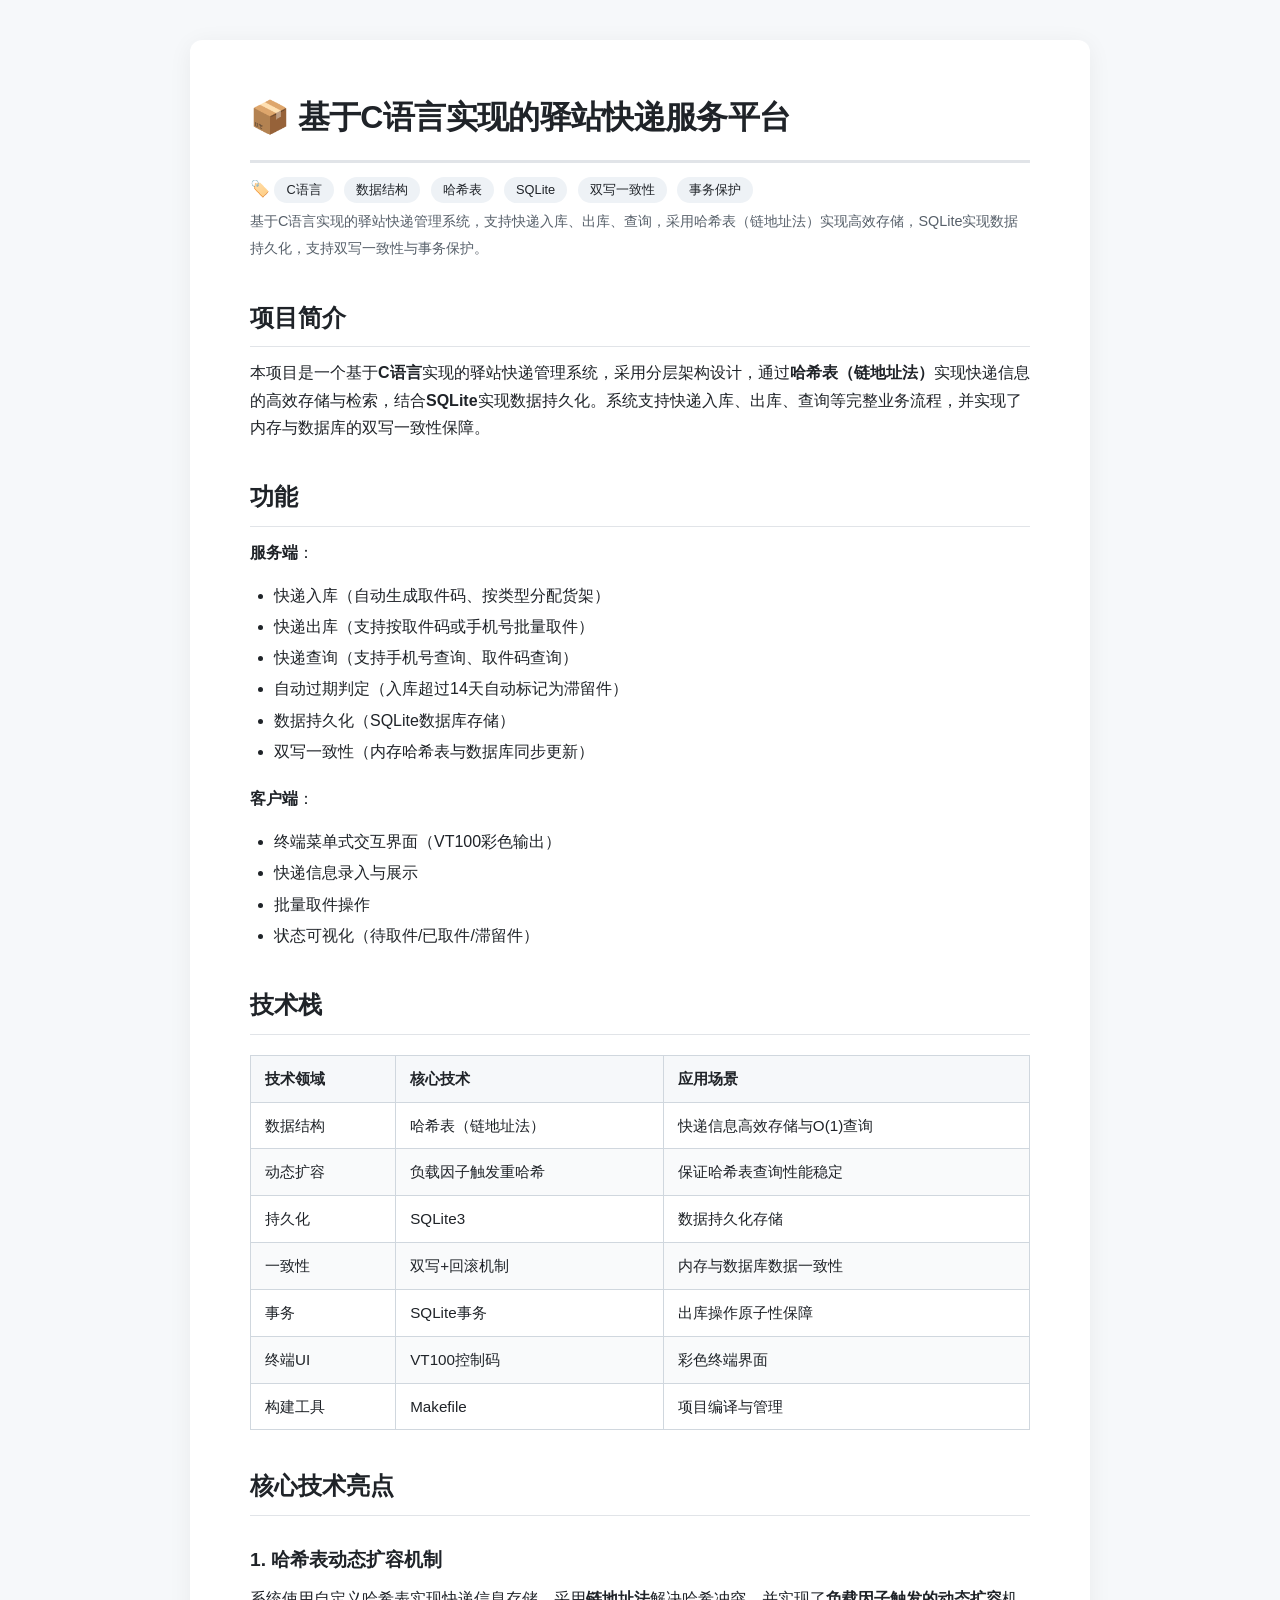
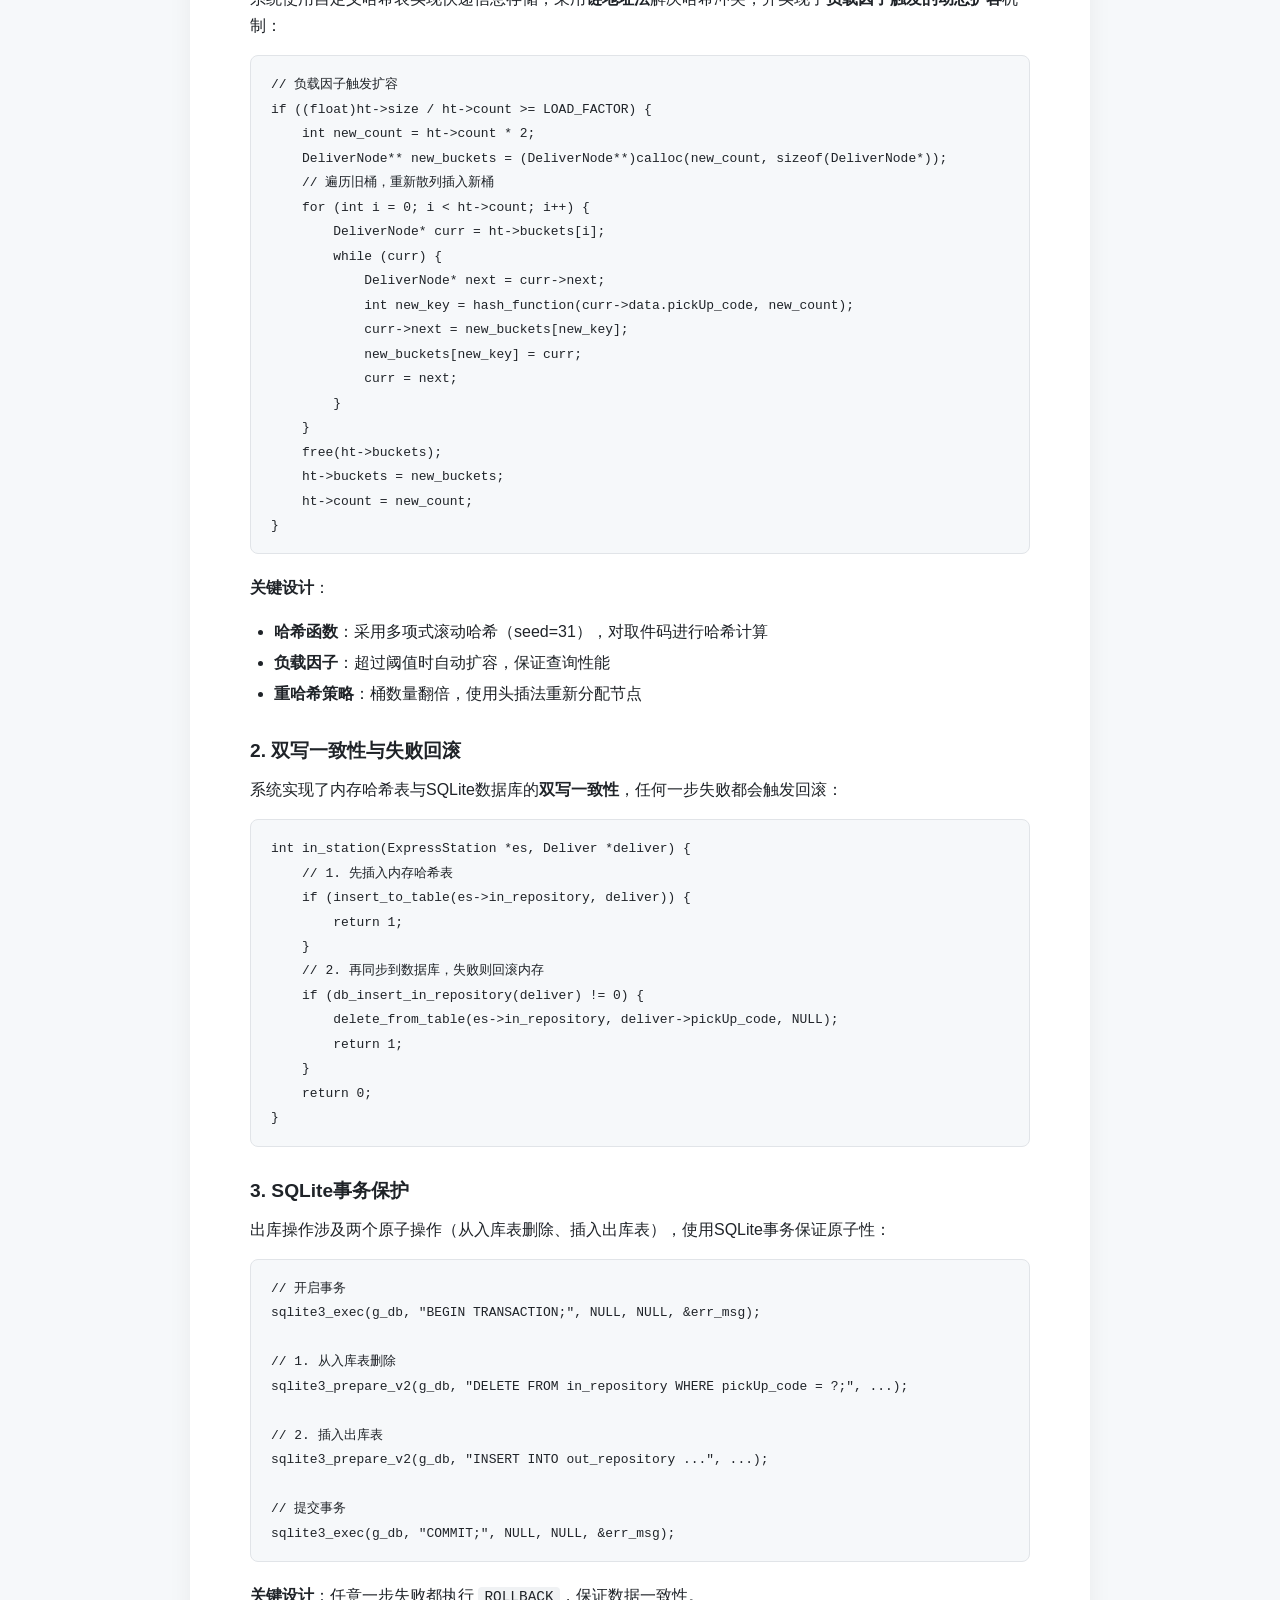
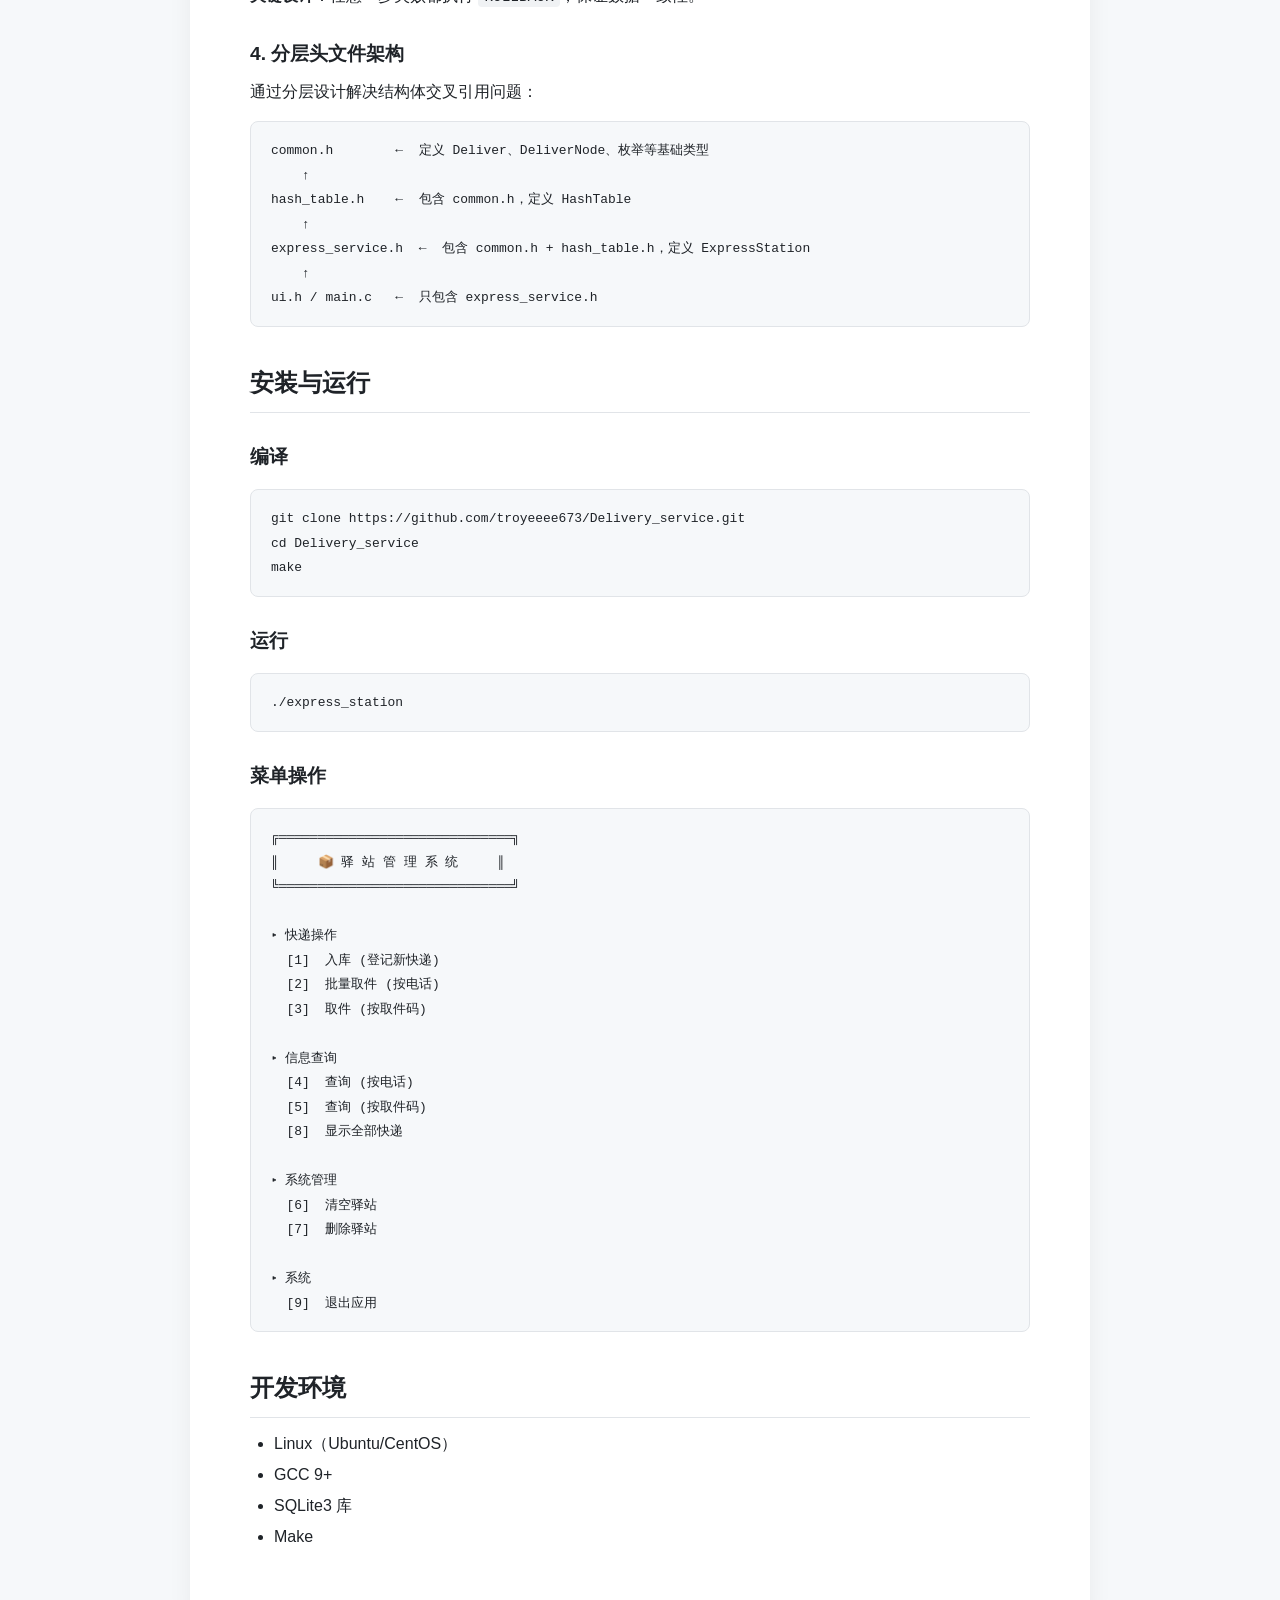
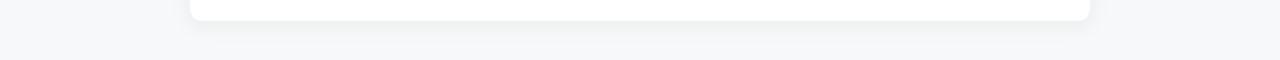
<file: http_server_epoll/www/projects/驿站快递服务.html>
<!DOCTYPE html>
<html lang="zh-CN">
<head>
    <meta charset="UTF-8">
    <meta name="viewport" content="width=device-width, initial-scale=1.0">
    <title>基于C语言实现的驿站快递服务平台</title>
    <style>
        /* ===== 全局重置 ===== */
        * {
            margin: 0;
            padding: 0;
            box-sizing: border-box;
        }

        body {
            font-family: -apple-system, BlinkMacSystemFont, "Segoe UI", Roboto, "Helvetica Neue", Arial, "Noto Sans SC", sans-serif;
            background-color: #f6f8fa;
            color: #1f2328;
            line-height: 1.7;
            padding: 40px 20px;
        }

        .container {
            max-width: 900px;
            margin: 0 auto;
            background: #ffffff;
            padding: 50px 60px;
            border-radius: 12px;
            box-shadow: 0 4px 24px rgba(0, 0, 0, 0.06);
        }

        /* ===== 标题 ===== */
        h1 {
            font-size: 2rem;
            font-weight: 700;
            margin-bottom: 12px;
            letter-spacing: -0.02em;
            border-bottom: 3px solid #e1e4e8;
            padding-bottom: 16px;
        }

        .subtitle {
            color: #57606a;
            font-size: 1rem;
            margin-bottom: 24px;
        }

        /* ===== 链接 ===== */
        a {
            color: #0969da;
            text-decoration: none;
        }
        a:hover {
            text-decoration: underline;
        }

        .github-link {
            display: inline-block;
            background: #1f2328;
            color: #fff !important;
            padding: 6px 18px;
            border-radius: 20px;
            font-size: 0.9rem;
            font-weight: 500;
            margin-top: 4px;
        }
        .github-link:hover {
            background: #2d333b;
            text-decoration: none;
        }

        /* ===== 二级标题 ===== */
        h2 {
            font-size: 1.5rem;
            font-weight: 600;
            margin-top: 36px;
            margin-bottom: 12px;
            border-bottom: 1px solid #e1e4e8;
            padding-bottom: 8px;
        }

        /* ===== 三级标题 ===== */
        h3 {
            font-size: 1.2rem;
            font-weight: 600;
            margin-top: 28px;
            margin-bottom: 8px;
        }

        /* ===== 段落 ===== */
        p {
            margin-bottom: 16px;
        }

        /* ===== 列表 ===== */
        ul,
        ol {
            margin: 12px 0 20px 24px;
        }
        li {
            margin-bottom: 4px;
        }

        /* ===== 表格 ===== */
        table {
            width: 100%;
            border-collapse: collapse;
            margin: 20px 0 28px;
            font-size: 0.95rem;
        }
        th,
        td {
            border: 1px solid #d0d7de;
            padding: 10px 14px;
            text-align: left;
        }
        th {
            background-color: #f6f8fa;
            font-weight: 600;
        }
        tr:nth-child(even) {
            background-color: #f9fafb;
        }

        /* ===== 代码块 ===== */
        pre {
            background-color: #f6f8fa;
            border-radius: 8px;
            padding: 16px 20px;
            overflow-x: auto;
            font-size: 0.9rem;
            font-family: "SF Mono", "JetBrains Mono", "Fira Code", monospace;
            margin: 16px 0 20px;
            border: 1px solid #e1e4e8;
        }
        code {
            background-color: #f0f2f4;
            padding: 2px 6px;
            border-radius: 4px;
            font-size: 0.9em;
            font-family: "SF Mono", "JetBrains Mono", "Fira Code", monospace;
        }
        pre code {
            background: transparent;
            padding: 0;
            border-radius: 0;
        }

        /* ===== 视频容器 ===== */
        .video-wrapper {
            margin: 24px 0 28px;
            border-radius: 10px;
            overflow: hidden;
            background: #000;
            box-shadow: 0 4px 16px rgba(0, 0, 0, 0.12);
        }
        .video-wrapper video {
            display: block;
            width: 100%;
            height: auto;
            max-width: 100%;
        }
        .video-caption {
            text-align: center;
            color: #57606a;
            font-size: 0.9rem;
            margin-top: -12px;
            margin-bottom: 20px;
        }

        /* ===== 标签/徽章 ===== */
        .tag {
            display: inline-block;
            background: #eef2f6;
            color: #1f2328;
            font-size: 0.8rem;
            padding: 2px 12px;
            border-radius: 20px;
            margin-right: 6px;
            margin-bottom: 4px;
            font-weight: 500;
        }

        /* ===== 响应式 ===== */
        @media (max-width: 640px) {
            body {
                padding: 16px 10px;
            }
            .container {
                padding: 24px 18px;
            }
            h1 {
                font-size: 1.5rem;
            }
            table {
                font-size: 0.85rem;
            }
            th,
            td {
                padding: 6px 10px;
            }
            pre {
                padding: 12px 14px;
                font-size: 0.8rem;
            }
        }
    </style>
</head>
<body>

    <div class="container">

        <!-- ===== 标题区 ===== -->
        <h1>📦 基于C语言实现的驿站快递服务平台</h1>
        <div class="subtitle">
            <span>🏷️</span>
            <span class="tag">C语言</span>
            <span class="tag">数据结构</span>
            <span class="tag">哈希表</span>
            <span class="tag">SQLite</span>
            <span class="tag">双写一致性</span>
            <span class="tag">事务保护</span>
            <br>
            <span style="color:#57606a; font-size:0.9rem;">
                基于C语言实现的驿站快递管理系统，支持快递入库、出库、查询，采用哈希表（链地址法）实现高效存储，SQLite实现数据持久化，支持双写一致性与事务保护。
            </span>
            <br>
        </div>

        <!-- ===== 项目简介 ===== -->
        <h2>项目简介</h2>
        <p>
            本项目是一个基于<strong>C语言</strong>实现的驿站快递管理系统，采用分层架构设计，通过<strong>哈希表（链地址法）</strong>实现快递信息的高效存储与检索，结合<strong>SQLite</strong>实现数据持久化。系统支持快递入库、出库、查询等完整业务流程，并实现了内存与数据库的双写一致性保障。
        </p>

        <!-- ===== 功能 ===== -->
        <h2>功能</h2>
        <p><strong>服务端</strong>：</p>
        <ul>
            <li>快递入库（自动生成取件码、按类型分配货架）</li>
            <li>快递出库（支持按取件码或手机号批量取件）</li>
            <li>快递查询（支持手机号查询、取件码查询）</li>
            <li>自动过期判定（入库超过14天自动标记为滞留件）</li>
            <li>数据持久化（SQLite数据库存储）</li>
            <li>双写一致性（内存哈希表与数据库同步更新）</li>
        </ul>
        <p><strong>客户端</strong>：</p>
        <ul>
            <li>终端菜单式交互界面（VT100彩色输出）</li>
            <li>快递信息录入与展示</li>
            <li>批量取件操作</li>
            <li>状态可视化（待取件/已取件/滞留件）</li>
        </ul>

        <!-- ===== 技术栈 ===== -->
        <h2>技术栈</h2>
        <table>
            <thead>
                <tr>
                    <th>技术领域</th>
                    <th>核心技术</th>
                    <th>应用场景</th>
                </tr>
            </thead>
            <tbody>
                <tr><td>数据结构</td><td>哈希表（链地址法）</td><td>快递信息高效存储与O(1)查询</td></tr>
                <tr><td>动态扩容</td><td>负载因子触发重哈希</td><td>保证哈希表查询性能稳定</td></tr>
                <tr><td>持久化</td><td>SQLite3</td><td>数据持久化存储</td></tr>
                <tr><td>一致性</td><td>双写+回滚机制</td><td>内存与数据库数据一致性</td></tr>
                <tr><td>事务</td><td>SQLite事务</td><td>出库操作原子性保障</td></tr>
                <tr><td>终端UI</td><td>VT100控制码</td><td>彩色终端界面</td></tr>
                <tr><td>构建工具</td><td>Makefile</td><td>项目编译与管理</td></tr>
            </tbody>
        </table>


        <!-- ===== 核心技术亮点 ===== -->
        <h2>核心技术亮点</h2>

        <h3>1. 哈希表动态扩容机制</h3>
        <p>
            系统使用自定义哈希表实现快递信息存储，采用<strong>链地址法</strong>解决哈希冲突，并实现了<strong>负载因子触发的动态扩容</strong>机制：
        </p>
        <pre><code>// 负载因子触发扩容
if ((float)ht->size / ht->count >= LOAD_FACTOR) {
    int new_count = ht->count * 2;
    DeliverNode** new_buckets = (DeliverNode**)calloc(new_count, sizeof(DeliverNode*));
    // 遍历旧桶，重新散列插入新桶
    for (int i = 0; i < ht->count; i++) {
        DeliverNode* curr = ht->buckets[i];
        while (curr) {
            DeliverNode* next = curr->next;
            int new_key = hash_function(curr->data.pickUp_code, new_count);
            curr->next = new_buckets[new_key];
            new_buckets[new_key] = curr;
            curr = next;
        }
    }
    free(ht->buckets);
    ht->buckets = new_buckets;
    ht->count = new_count;
}</code></pre>
        <p><strong>关键设计</strong>：</p>
        <ul>
            <li><strong>哈希函数</strong>：采用多项式滚动哈希（seed=31），对取件码进行哈希计算</li>
            <li><strong>负载因子</strong>：超过阈值时自动扩容，保证查询性能</li>
            <li><strong>重哈希策略</strong>：桶数量翻倍，使用头插法重新分配节点</li>
        </ul>

        <h3>2. 双写一致性与失败回滚</h3>
        <p>
            系统实现了内存哈希表与SQLite数据库的<strong>双写一致性</strong>，任何一步失败都会触发回滚：
        </p>
        <pre><code>int in_station(ExpressStation *es, Deliver *deliver) {
    // 1. 先插入内存哈希表
    if (insert_to_table(es->in_repository, deliver)) {
        return 1;
    }
    // 2. 再同步到数据库，失败则回滚内存
    if (db_insert_in_repository(deliver) != 0) {
        delete_from_table(es->in_repository, deliver->pickUp_code, NULL);
        return 1;
    }
    return 0;
}</code></pre>

        <h3>3. SQLite事务保护</h3>
        <p>
            出库操作涉及两个原子操作（从入库表删除、插入出库表），使用SQLite事务保证原子性：
        </p>
        <pre><code>// 开启事务
sqlite3_exec(g_db, "BEGIN TRANSACTION;", NULL, NULL, &err_msg);

// 1. 从入库表删除
sqlite3_prepare_v2(g_db, "DELETE FROM in_repository WHERE pickUp_code = ?;", ...);

// 2. 插入出库表
sqlite3_prepare_v2(g_db, "INSERT INTO out_repository ...", ...);

// 提交事务
sqlite3_exec(g_db, "COMMIT;", NULL, NULL, &err_msg);</code></pre>
        <p><strong>关键设计</strong>：任意一步失败都执行 <code>ROLLBACK</code>，保证数据一致性。</p>

        <h3>4. 分层头文件架构</h3>
        <p>
            通过分层设计解决结构体交叉引用问题：
        </p>
        <pre><code>common.h        ←  定义 Deliver、DeliverNode、枚举等基础类型
    ↑
hash_table.h    ←  包含 common.h，定义 HashTable
    ↑
express_service.h  ←  包含 common.h + hash_table.h，定义 ExpressStation
    ↑
ui.h / main.c   ←  只包含 express_service.h</code></pre>

        <!-- ===== 安装与运行 ===== -->
        <h2>安装与运行</h2>

        <h3>编译</h3>
        <pre><code>git clone https://github.com/troyeeee673/Delivery_service.git
cd Delivery_service
make</code></pre>

        <h3>运行</h3>
        <pre><code>./express_station</code></pre>

        <h3>菜单操作</h3>
        <pre><code>╔══════════════════════════════╗
║     📦 驿 站 管 理 系 统     ║
╚══════════════════════════════╝

▸ 快递操作
  [1]  入库 (登记新快递)
  [2]  批量取件 (按电话)
  [3]  取件 (按取件码)

▸ 信息查询
  [4]  查询 (按电话)
  [5]  查询 (按取件码)
  [8]  显示全部快递

▸ 系统管理
  [6]  清空驿站
  [7]  删除驿站

▸ 系统
  [9]  退出应用</code></pre>

        <!-- ===== 开发环境 ===== -->
        <h2>开发环境</h2>
        <ul>
            <li>Linux（Ubuntu/CentOS）</li>
            <li>GCC 9+</li>
            <li>SQLite3 库</li>
            <li>Make</li>
        </ul>

    </div>

</body>
</html>
</file>
<file: http_server_multiprocess/www/style.css>
body {
    font-family: Arial, sans-serif;
    background: #f0f2f5;
    margin: 0;
    padding: 20px;
}

.container {
    max-width: 800px;
    margin: 0 auto;
    background: white;
    padding: 30px;
    border-radius: 10px;
    box-shadow: 0 2px 10px rgba(0,0,0,0.1);
}

h1 {
    color: #333;
    text-align: center;
}

h2 {
    color: #555;
    border-bottom: 2px solid #eee;
    padding-bottom: 10px;
}

a {
    color: #0366d6;
    text-decoration: none;
}

a:hover {
    text-decoration: underline;
}

table {
    width: 100%;
    border-collapse: collapse;
}

td {
    padding: 10px;
    border-bottom: 1px solid #eee;
}
</file>
<file: http_server_simple/www/style.css>
body {
    font-family: Arial, sans-serif;
    background: #f0f2f5;
    margin: 0;
    padding: 20px;
}

.container {
    max-width: 800px;
    margin: 0 auto;
    background: white;
    padding: 30px;
    border-radius: 10px;
    box-shadow: 0 2px 10px rgba(0,0,0,0.1);
}

h1 {
    color: #333;
    text-align: center;
}

h2 {
    color: #555;
    border-bottom: 2px solid #eee;
    padding-bottom: 10px;
}

a {
    color: #0366d6;
    text-decoration: none;
}

a:hover {
    text-decoration: underline;
}

table {
    width: 100%;
    border-collapse: collapse;
}

td {
    padding: 10px;
    border-bottom: 1px solid #eee;
}
</file>
<file: http_server_epoll/www/style.css>
body {
    font-family: Arial, sans-serif;
    background: #f0f2f5;
    margin: 0;
    padding: 20px;
}

.container {
    max-width: 800px;
    margin: 0 auto;
    background: white;
    padding: 30px;
    border-radius: 10px;
    box-shadow: 0 2px 10px rgba(0,0,0,0.1);
}

h1 {
    color: #333;
    text-align: center;
}

h2 {
    color: #555;
    border-bottom: 2px solid #eee;
    padding-bottom: 10px;
}

a {
    color: #0366d6;
    text-decoration: none;
}

a:hover {
    text-decoration: underline;
}

table {
    width: 100%;
    border-collapse: collapse;
}

td {
    padding: 10px;
    border-bottom: 1px solid #eee;
}
</file>
